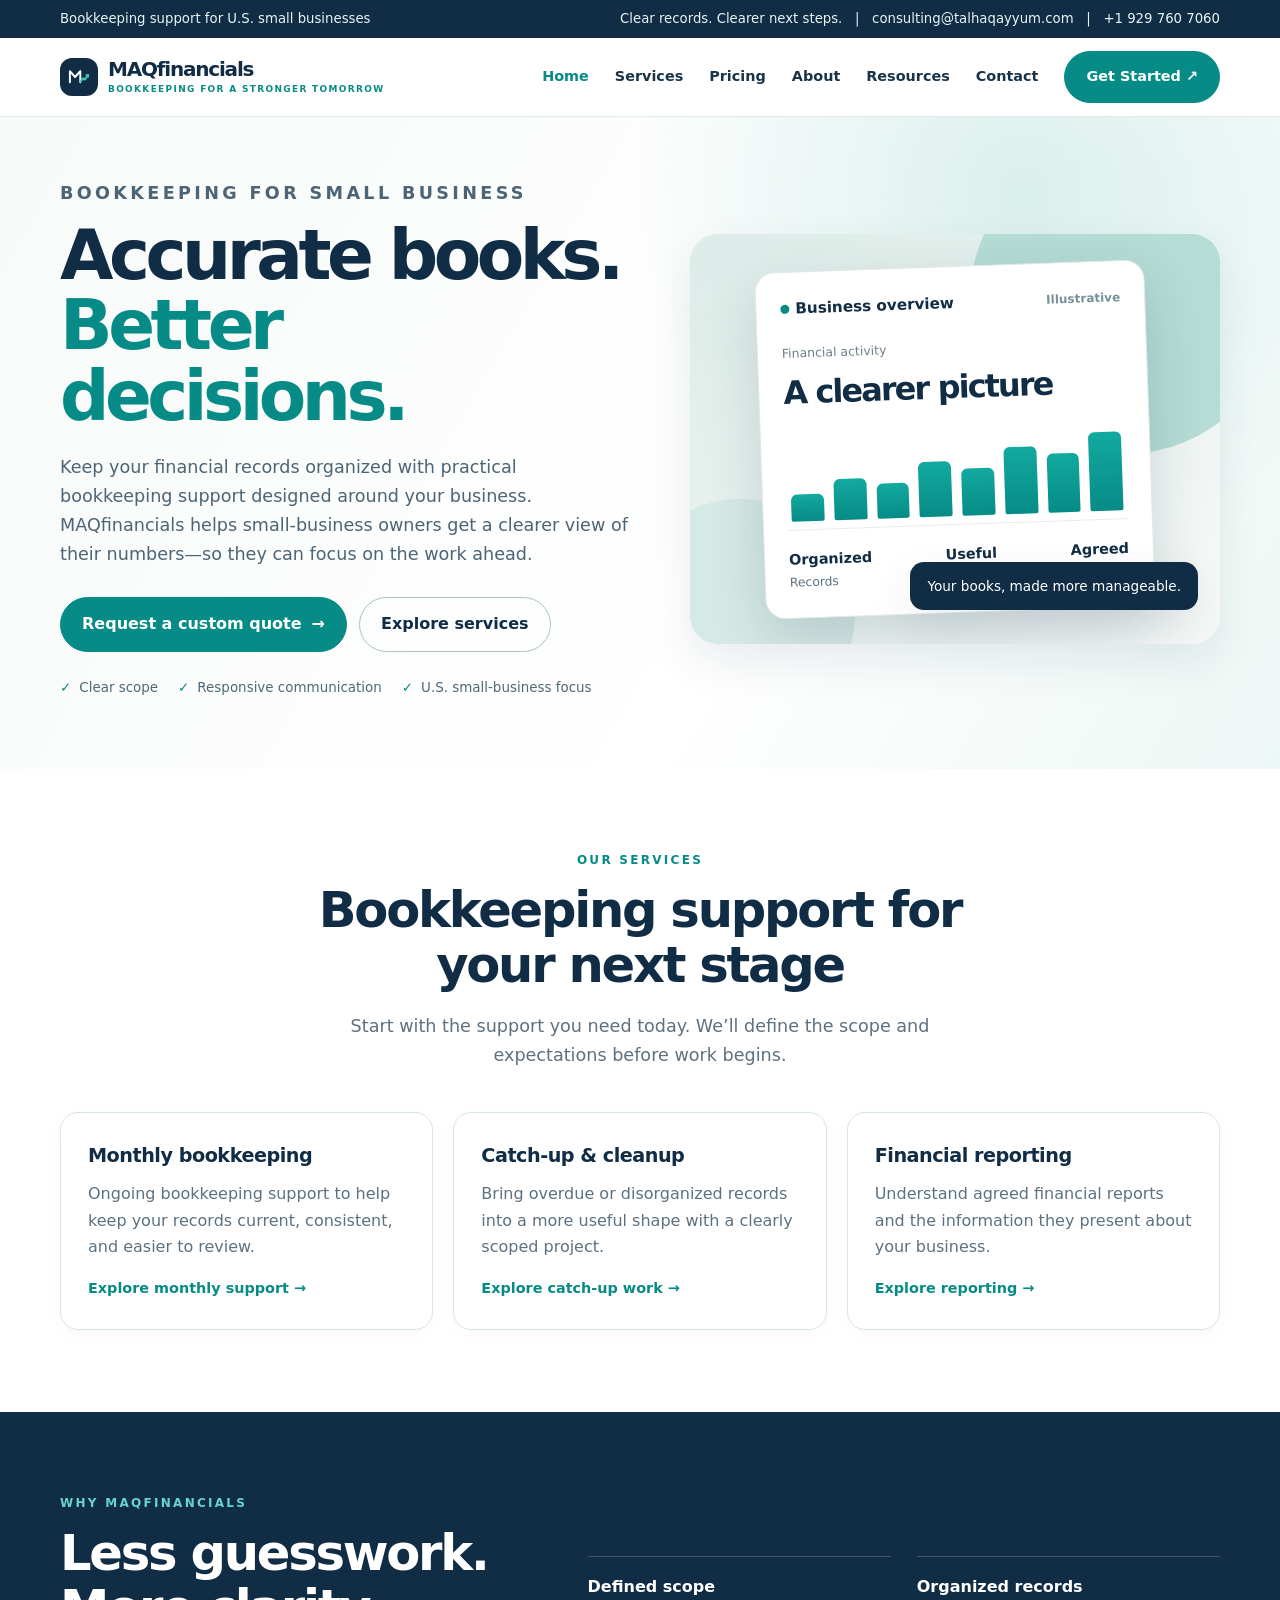
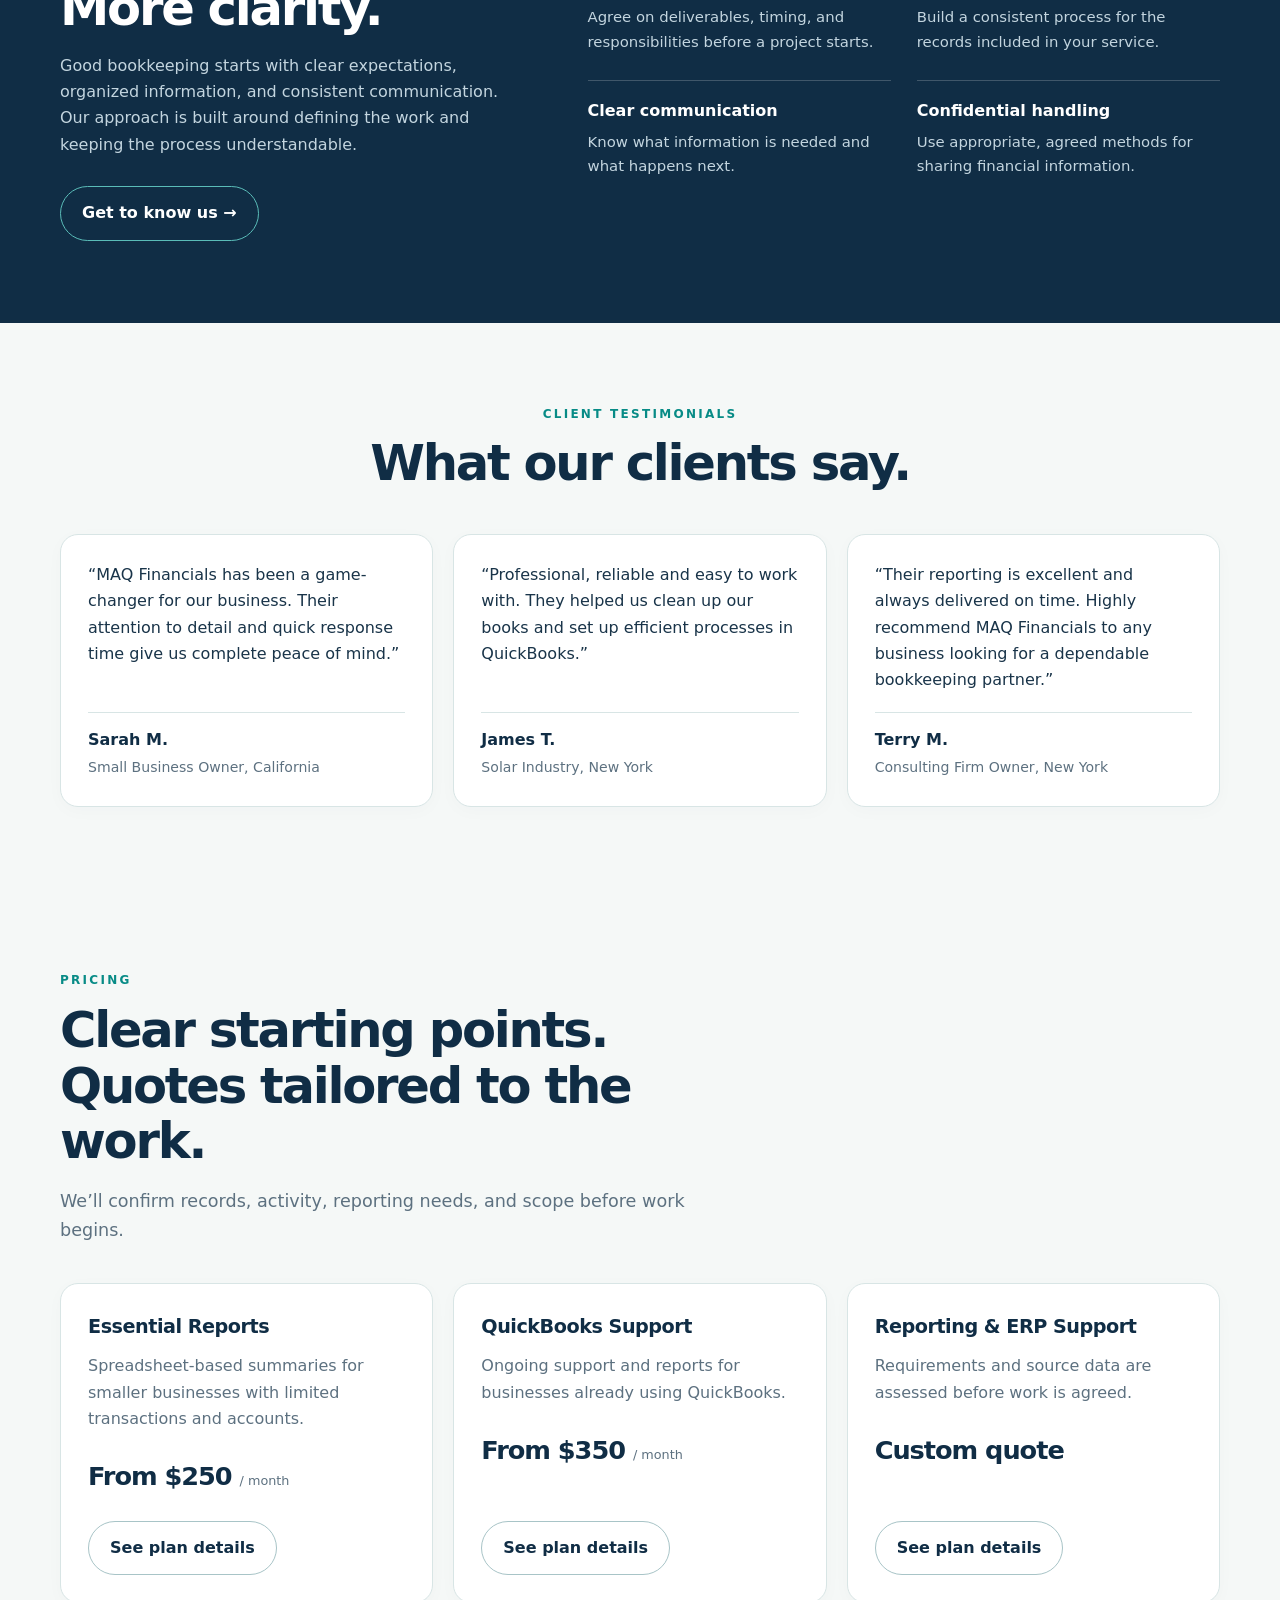
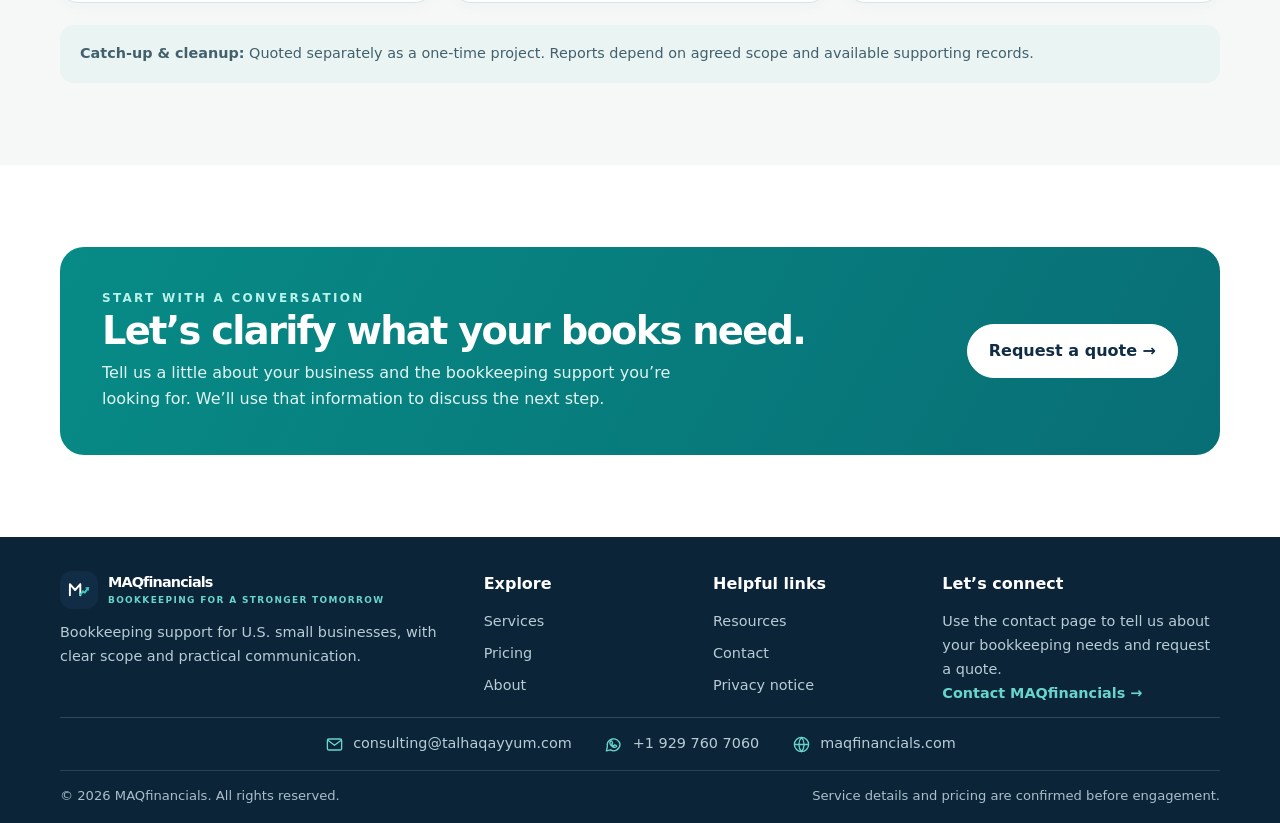
<file: index.html>
<!doctype html><html lang="en"><head><meta charset="utf-8"><meta name="viewport" content="width=device-width, initial-scale=1"><meta name="description" content="MAQfinancials offers bookkeeping support for U.S. small businesses, including monthly bookkeeping, catch-up and cleanup, and financial reporting. Request a custom quote."><title>MAQfinancials | Bookkeeping for Small Businesses</title><link rel="icon" type="image/svg+xml" href="assets/favicon.svg"><link rel="stylesheet" href="styles.css?v=20261030-mobile-airy"></head><body>
<div class="topbar"><div class="container"><span>Bookkeeping support for U.S. small businesses</span><span>Clear records. Clearer next steps. &nbsp; | &nbsp; <a href="mailto:consulting@talhaqayyum.com">consulting@talhaqayyum.com</a> &nbsp; | &nbsp; <a href="tel:+19297607060">+1 929 760 7060</a></span></div></div><header class="header"><div class="container nav"><a class="brand" href="index.html" aria-label="MAQfinancials home"><span class="brand-mark"><img src="assets/maq-mark.svg" alt="" width="26" height="26" aria-hidden="true"></span><span>MAQfinancials<small>BOOKKEEPING FOR A STRONGER TOMORROW</small></span></a><button class="menu-btn" aria-expanded="false" aria-label="Toggle navigation">Menu ☰</button><nav class="navlinks"><a class="active" href="index.html">Home</a><a href="services.html">Services</a><a href="pricing.html">Pricing</a><a href="about.html">About</a><a href="resources.html">Resources</a><a href="contact.html">Contact</a><a class="btn" href="contact.html">Get Started ↗</a></nav></div></header>
<main><section class="hero"><div class="container hero-grid"><div><p class="eyebrow">Bookkeeping for small business</p><h1>Accurate books.<br><em>Better decisions.</em></h1><p>Keep your financial records organized with practical bookkeeping support designed around your business. MAQfinancials helps small-business owners get a clearer view of their numbers—so they can focus on the work ahead.</p><div class="actions"><a class="btn" href="contact.html">Request a custom quote <span>→</span></a><a class="btn secondary" href="services.html">Explore services</a></div><div class="microtrust"><span>Clear scope</span><span>Responsive communication</span><span>U.S. small-business focus</span></div></div><div class="hero-art" aria-label="Illustration of a financial dashboard"><div class="dashboard"><div class="dash-top"><span><span class="dot"></span>Business overview</span><span style="color:#78909b;font-size:.75rem">Illustrative</span></div><div class="dash-label">Financial activity</div><div class="dash-number">A clearer picture</div><div class="chart"><i style="height:32%"></i><i style="height:48%"></i><i style="height:41%"></i><i style="height:64%"></i><i style="height:55%"></i><i style="height:78%"></i><i style="height:68%"></i><i style="height:91%"></i></div><div class="dash-bottom"><span><strong>Organized</strong>Records</span><span><strong>Useful</strong>Reports</span><span><strong>Agreed</strong>Scope</span></div></div><div class="float-note">Your books, made more manageable.</div></div></div></section>
<section class="section"><div class="container"><div class="section-head center"><p class="eyebrow">Our services</p><h2>Bookkeeping support for your next stage</h2><p class="lead" style="margin-inline:auto">Start with the support you need today. We’ll define the scope and expectations before work begins.</p></div><div class="grid3"><article class="card"><h3>Monthly bookkeeping</h3><p>Ongoing bookkeeping support to help keep your records current, consistent, and easier to review.</p><a class="textlink" href="services.html#monthly">Explore monthly support</a></article><article class="card"><h3>Catch-up &amp; cleanup</h3><p>Bring overdue or disorganized records into a more useful shape with a clearly scoped project.</p><a class="textlink" href="services.html#catchup">Explore catch-up work</a></article><article class="card"><h3>Financial reporting</h3><p>Understand agreed financial reports and the information they present about your business.</p><a class="textlink" href="services.html#reporting">Explore reporting</a></article></div></div></section>
<section class="section dark"><div class="container band-grid"><div><p class="eyebrow" style="color:#68d5cc">Why MAQfinancials</p><h2>Less guesswork.<br>More clarity.</h2><p class="muted">Good bookkeeping starts with clear expectations, organized information, and consistent communication. Our approach is built around defining the work and keeping the process understandable.</p><a class="btn secondary" style="color:#fff;border-color:#5abcb8;margin-top:12px" href="about.html">Get to know us →</a></div><div class="benefits"><div class="benefit"><b>Defined scope</b><p>Agree on deliverables, timing, and responsibilities before a project starts.</p></div><div class="benefit"><b>Organized records</b><p>Build a consistent process for the records included in your service.</p></div><div class="benefit"><b>Clear communication</b><p>Know what information is needed and what happens next.</p></div><div class="benefit"><b>Confidential handling</b><p>Use appropriate, agreed methods for sharing financial information.</p></div></div></div></section>
<section class="section tint testimonials-section"><div class="container"><div class="section-head center"><p class="eyebrow">Client testimonials</p><h2>What our clients say.</h2></div><div class="grid3 testimonials"><article class="card testimonial-card"><blockquote class="testimonial-quote">“MAQ Financials has been a game-changer for our business. Their attention to detail and quick response time give us complete peace of mind.”</blockquote><div class="testimonial-attribution"><strong>Sarah M.</strong><span>Small Business Owner, California</span></div></article><article class="card testimonial-card"><blockquote class="testimonial-quote">“Professional, reliable and easy to work with. They helped us clean up our books and set up efficient processes in QuickBooks.”</blockquote><div class="testimonial-attribution"><strong>James T.</strong><span>Solar Industry, New York</span></div></article><article class="card testimonial-card"><blockquote class="testimonial-quote">“Their reporting is excellent and always delivered on time. Highly recommend MAQ Financials to any business looking for a dependable bookkeeping partner.”</blockquote><div class="testimonial-attribution"><strong>Terry M.</strong><span>Consulting Firm Owner, New York</span></div></article></div></div></section>
<section class="section tint"><div class="container"><div class="section-head"><p class="eyebrow">Pricing</p><h2>Clear starting points.<br>Quotes tailored to the work.</h2><p class="lead">We’ll confirm records, activity, reporting needs, and scope before work begins.</p></div><div class="grid3"><article class="card price-card"><h3>Essential Reports</h3><p>Spreadsheet-based summaries for smaller businesses with limited transactions and accounts.</p><div class="price">From $250 <small>/ month</small></div><a class="btn secondary" href="pricing.html">See plan details</a></article><article class="card price-card"><h3>QuickBooks Support</h3><p>Ongoing support and reports for businesses already using QuickBooks.</p><div class="price">From $350 <small>/ month</small></div><a class="btn secondary" href="pricing.html">See plan details</a></article><article class="card price-card"><h3>Reporting &amp; ERP Support</h3><p>Requirements and source data are assessed before work is agreed.</p><div class="price">Custom quote</div><a class="btn secondary" href="pricing.html">See plan details</a></article></div><div class="price-note"><strong>Catch-up &amp; cleanup:</strong> Quoted separately as a one-time project. Reports depend on agreed scope and available supporting records.</div></div></section>
<section class="section"><div class="container"><div class="cta"><div><p class="eyebrow" style="color:#b8f2eb">Start with a conversation</p><h2>Let’s clarify what your books need.</h2><p>Tell us a little about your business and the bookkeeping support you’re looking for. We’ll use that information to discuss the next step.</p></div><a class="btn light" href="contact.html">Request a quote →</a></div></div></section></main>
<footer class="footer"><div class="container"><div class="footer-grid"><div><a class="brand" href="index.html"><span class="brand-mark"><img src="assets/maq-mark.svg" alt="" width="26" height="26" aria-hidden="true"></span><span>MAQfinancials<small style="color:#68d5cc">BOOKKEEPING FOR A STRONGER TOMORROW</small></span></a><p>Bookkeeping support for U.S. small businesses, with clear scope and practical communication.</p></div><div><h4>Explore</h4><div class="footer-links"><a href="services.html">Services</a><a href="pricing.html">Pricing</a><a href="about.html">About</a></div></div><div><h4>Helpful links</h4><div class="footer-links"><a href="resources.html">Resources</a><a href="contact.html">Contact</a><a href="privacy.html">Privacy notice</a></div></div><div><h4>Let’s connect</h4><p>Use the contact page to tell us about your bookkeeping needs and request a quote.</p><a class="textlink" style="color:#68d5cc" href="contact.html">Contact MAQfinancials</a></div></div><div class="footer-contact-strip" style="display:flex;flex-wrap:wrap;gap:12px 24px;padding:18px 0;border-top:1px solid rgba(255,255,255,.16);font-size:.92rem"><a href="mailto:consulting@talhaqayyum.com"><span class="footer-contact-icon" aria-hidden="true"><svg viewBox="0 0 24 24"><rect x="3" y="5" width="18" height="14" rx="2"></rect><path d="m4 7 8 6 8-6"></path></svg></span>consulting@talhaqayyum.com</a><a href="tel:+19297607060"><span class="footer-contact-icon" aria-hidden="true"><svg viewBox="0 0 24 24"><path d="M20.2 11.7a8.2 8.2 0 0 1-12.1 7.2L3 20l1.2-4.8a8.2 8.2 0 1 1 16-3.5Z"></path><path d="M8.2 8.1c.2-.5.5-.6.8-.6h.5c.2 0 .4.1.5.4l.8 1.8c.1.2.1.4-.1.6l-.6.7c-.2.2-.2.4-.1.6.4.8 1.1 1.5 1.9 2 .2.1.4.1.6-.1l.7-.8c.2-.2.4-.2.6-.1l1.7.8c.3.1.4.3.4.5 0 .3-.1.8-.4 1.1-.4.4-1 .7-1.7.7-.8 0-1.8-.3-3.1-1.1-1.6-1-2.7-2.5-3-3.4-.4-.9-.3-1.8 0-2.4.2-.4.4-.6.5-.7Z"></path></svg></span>+1 929 760 7060</a><a href="https://maqfinancials.com"><span class="footer-contact-icon" aria-hidden="true"><svg viewBox="0 0 24 24"><circle cx="12" cy="12" r="9"></circle><path d="M3.5 12h17M12 3c2.2 2.4 3.3 5.4 3.3 9s-1.1 6.6-3.3 9c-2.2-2.4-3.3-5.4-3.3-9S9.8 5.4 12 3Z"></path></svg></span>maqfinancials.com</a></div><div class="footer-bottom"><span>© <span data-year></span> MAQfinancials. All rights reserved.</span><span>Service details and pricing are confirmed before engagement.</span></div></div></footer><script src="script.js"></script></body></html>
</file>
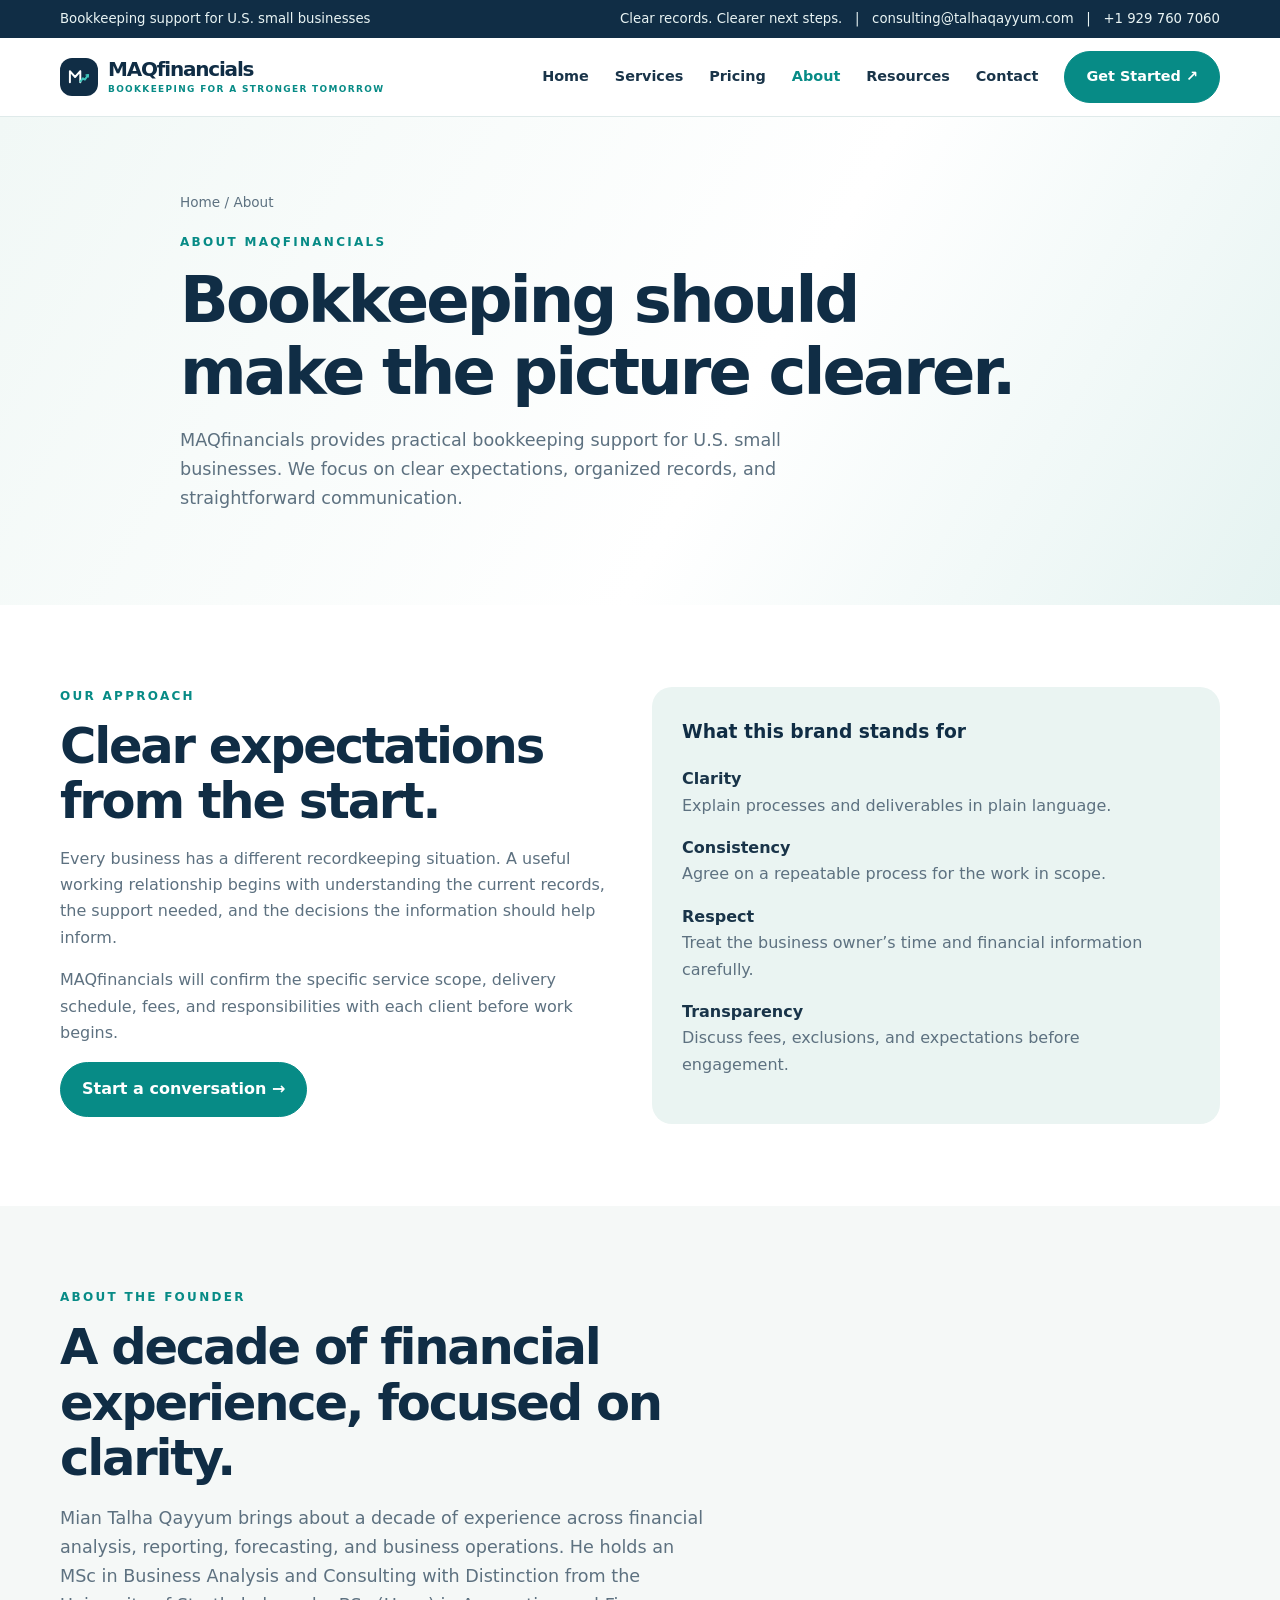
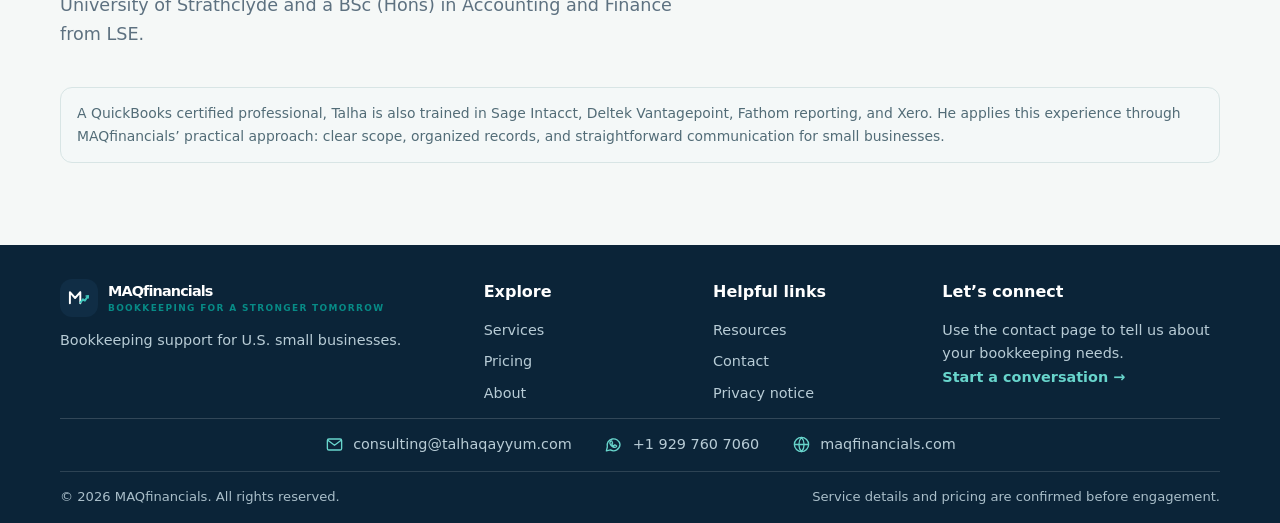
<file: about.html>
<!doctype html><html lang="en"><head><meta charset="utf-8"><meta name="viewport" content="width=device-width, initial-scale=1"><meta name="description" content="Learn about the approach behind MAQfinancials bookkeeping support for U.S. small businesses."><title>About | MAQfinancials</title><link rel="icon" type="image/svg+xml" href="assets/favicon.svg"><link rel="stylesheet" href="styles.css?v=20261030-mobile-airy"></head><body><div class="topbar"><div class="container"><span>Bookkeeping support for U.S. small businesses</span><span>Clear records. Clearer next steps. &nbsp; | &nbsp; <a href="mailto:consulting@talhaqayyum.com">consulting@talhaqayyum.com</a> &nbsp; | &nbsp; <a href="tel:+19297607060">+1 929 760 7060</a></span></div></div><header class="header"><div class="container nav"><a class="brand" href="index.html"><span class="brand-mark"><img src="assets/maq-mark.svg" alt="" width="26" height="26" aria-hidden="true"></span><span>MAQfinancials<small>BOOKKEEPING FOR A STRONGER TOMORROW</small></span></a><button class="menu-btn" aria-expanded="false">Menu ☰</button><nav class="navlinks"><a href="index.html">Home</a><a href="services.html">Services</a><a href="pricing.html">Pricing</a><a class="active" href="about.html">About</a><a href="resources.html">Resources</a><a href="contact.html">Contact</a><a class="btn" href="contact.html">Get Started ↗</a></nav></div></header><main><section class="page-hero"><div class="container"><div class="breadcrumb"><a href="index.html">Home</a> / About</div><p class="eyebrow">About MAQfinancials</p><h1>Bookkeeping should make the picture clearer.</h1><p class="lead">MAQfinancials provides practical bookkeeping support for U.S. small businesses. We focus on clear expectations, organized records, and straightforward communication.</p></div></section><section class="section"><div class="container grid2" style="align-items:start"><div><p class="eyebrow">Our approach</p><h2>Clear expectations from the start.</h2><p class="muted">Every business has a different recordkeeping situation. A useful working relationship begins with understanding the current records, the support needed, and the decisions the information should help inform.</p><p class="muted">MAQfinancials will confirm the specific service scope, delivery schedule, fees, and responsibilities with each client before work begins.</p><a class="btn" href="contact.html">Start a conversation →</a></div><div class="about-panel"><h3 style="margin-top:0;color:var(--navy)">What this brand stands for</h3><p><strong>Clarity</strong><br><span class="muted">Explain processes and deliverables in plain language.</span></p><p><strong>Consistency</strong><br><span class="muted">Agree on a repeatable process for the work in scope.</span></p><p><strong>Respect</strong><br><span class="muted">Treat the business owner’s time and financial information carefully.</span></p><p><strong>Transparency</strong><br><span class="muted">Discuss fees, exclusions, and expectations before engagement.</span></p></div></div></section><section class="section tint"><div class="container"><div class="section-head"><p class="eyebrow">About the founder</p><h2>A decade of financial experience, focused on clarity.</h2><p class="lead">Mian Talha Qayyum brings about a decade of experience across financial analysis, reporting, forecasting, and business operations. He holds an MSc in Business Analysis and Consulting with Distinction from the University of Strathclyde and a BSc (Hons) in Accounting and Finance from LSE.</p></div><div class="notice">A QuickBooks certified professional, Talha is also trained in Sage Intacct, Deltek Vantagepoint, Fathom reporting, and Xero. He applies this experience through MAQfinancials’ practical approach: clear scope, organized records, and straightforward communication for small businesses.</div></div></section></main><footer class="footer"><div class="container"><div class="footer-grid"><div><a class="brand" href="index.html"><span class="brand-mark"><img src="assets/maq-mark.svg" alt="" width="26" height="26" aria-hidden="true"></span><span>MAQfinancials<small>BOOKKEEPING FOR A STRONGER TOMORROW</small></span></a><p>Bookkeeping support for U.S. small businesses.</p></div><div><h4>Explore</h4><div class="footer-links"><a href="services.html">Services</a><a href="pricing.html">Pricing</a><a href="about.html">About</a></div></div><div><h4>Helpful links</h4><div class="footer-links"><a href="resources.html">Resources</a><a href="contact.html">Contact</a><a href="privacy.html">Privacy notice</a></div></div><div><h4>Let’s connect</h4><p>Use the contact page to tell us about your bookkeeping needs.</p><a class="textlink" style="color:#68d5cc" href="contact.html">Start a conversation</a></div></div><div class="footer-contact-strip" style="display:flex;flex-wrap:wrap;gap:12px 24px;padding:18px 0;border-top:1px solid rgba(255,255,255,.16);font-size:.92rem"><a href="mailto:consulting@talhaqayyum.com"><span class="footer-contact-icon" aria-hidden="true"><svg viewBox="0 0 24 24"><rect x="3" y="5" width="18" height="14" rx="2"></rect><path d="m4 7 8 6 8-6"></path></svg></span>consulting@talhaqayyum.com</a><a href="tel:+19297607060"><span class="footer-contact-icon" aria-hidden="true"><svg viewBox="0 0 24 24"><path d="M20.2 11.7a8.2 8.2 0 0 1-12.1 7.2L3 20l1.2-4.8a8.2 8.2 0 1 1 16-3.5Z"></path><path d="M8.2 8.1c.2-.5.5-.6.8-.6h.5c.2 0 .4.1.5.4l.8 1.8c.1.2.1.4-.1.6l-.6.7c-.2.2-.2.4-.1.6.4.8 1.1 1.5 1.9 2 .2.1.4.1.6-.1l.7-.8c.2-.2.4-.2.6-.1l1.7.8c.3.1.4.3.4.5 0 .3-.1.8-.4 1.1-.4.4-1 .7-1.7.7-.8 0-1.8-.3-3.1-1.1-1.6-1-2.7-2.5-3-3.4-.4-.9-.3-1.8 0-2.4.2-.4.4-.6.5-.7Z"></path></svg></span>+1 929 760 7060</a><a href="https://maqfinancials.com"><span class="footer-contact-icon" aria-hidden="true"><svg viewBox="0 0 24 24"><circle cx="12" cy="12" r="9"></circle><path d="M3.5 12h17M12 3c2.2 2.4 3.3 5.4 3.3 9s-1.1 6.6-3.3 9c-2.2-2.4-3.3-5.4-3.3-9S9.8 5.4 12 3Z"></path></svg></span>maqfinancials.com</a></div><div class="footer-bottom"><span>© <span data-year></span> MAQfinancials. All rights reserved.</span><span>Service details and pricing are confirmed before engagement.</span></div></div></footer><script src="script.js"></script></body></html>
</file>
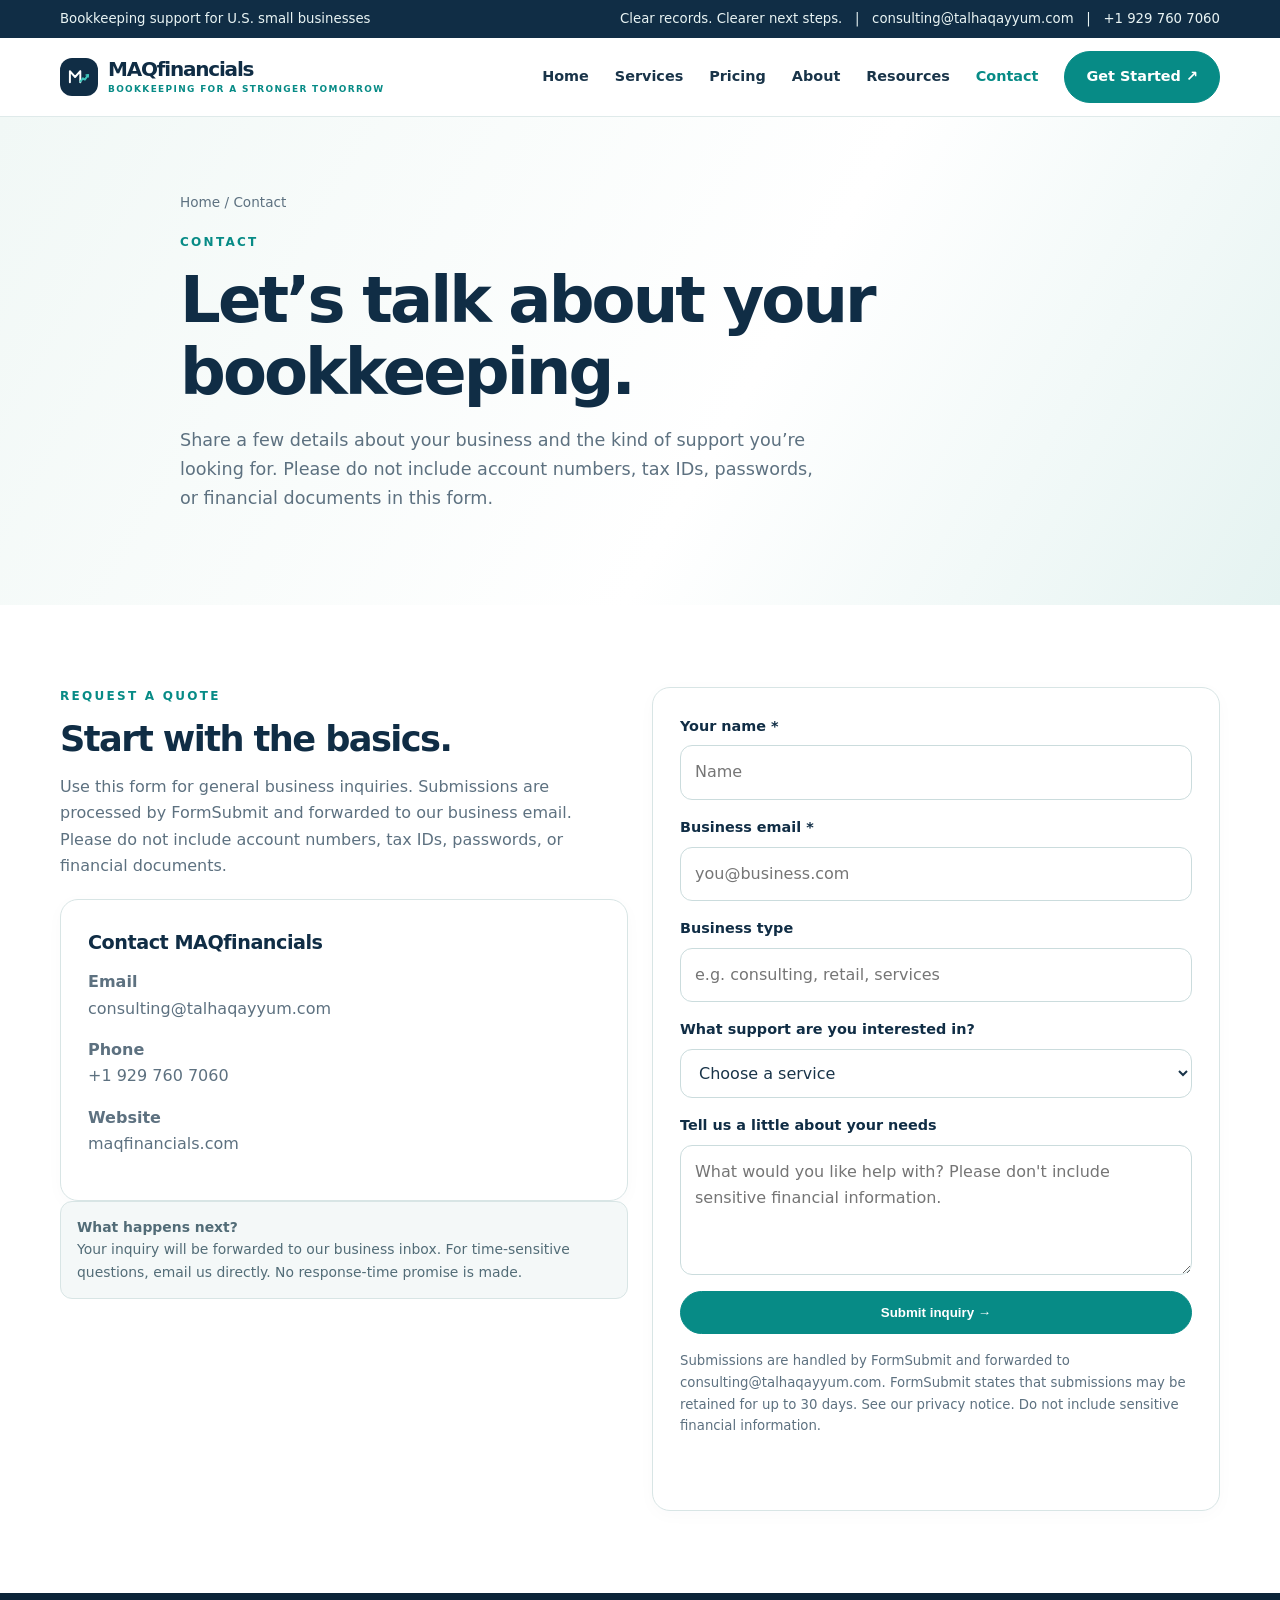
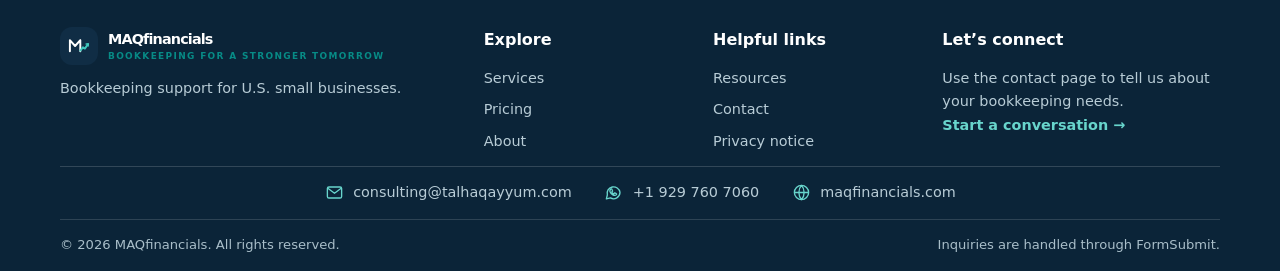
<file: contact.html>
<!doctype html><html lang="en"><head><meta charset="utf-8"><meta name="viewport" content="width=device-width, initial-scale=1"><meta name="description" content="Contact MAQfinancials to discuss bookkeeping services for your small business and request a custom quote."><title>Contact | MAQfinancials</title><link rel="icon" type="image/svg+xml" href="assets/favicon.svg"><link rel="stylesheet" href="styles.css?v=20261030-mobile-airy"></head><body><div class="topbar"><div class="container"><span>Bookkeeping support for U.S. small businesses</span><span>Clear records. Clearer next steps. &nbsp; | &nbsp; <a href="mailto:consulting@talhaqayyum.com">consulting@talhaqayyum.com</a> &nbsp; | &nbsp; <a href="tel:+19297607060">+1 929 760 7060</a></span></div></div><header class="header"><div class="container nav"><a class="brand" href="index.html"><span class="brand-mark"><img src="assets/maq-mark.svg" alt="" width="26" height="26" aria-hidden="true"></span><span>MAQfinancials<small>BOOKKEEPING FOR A STRONGER TOMORROW</small></span></a><button class="menu-btn" aria-expanded="false">Menu ☰</button><nav class="navlinks"><a href="index.html">Home</a><a href="services.html">Services</a><a href="pricing.html">Pricing</a><a href="about.html">About</a><a href="resources.html">Resources</a><a class="active" href="contact.html">Contact</a><a class="btn" href="contact.html">Get Started ↗</a></nav></div></header><main><section class="page-hero"><div class="container"><div class="breadcrumb"><a href="index.html">Home</a> / Contact</div><p class="eyebrow">Contact</p><h1>Let’s talk about your bookkeeping.</h1><p class="lead">Share a few details about your business and the kind of support you’re looking for. Please do not include account numbers, tax IDs, passwords, or financial documents in this form.</p></div></section><section class="section"><div class="container grid2" style="align-items:start"><div><p class="eyebrow">Request a quote</p><h2 style="font-size:2.2rem">Start with the basics.</h2><p class="muted">Use this form for general business inquiries. Submissions are processed by FormSubmit and forwarded to our business email. Please do not include account numbers, tax IDs, passwords, or financial documents.</p><div class="card" id="maq-contact-details" style="margin-top:20px"><h3>Contact MAQfinancials</h3><p><strong>Email</strong><br><a href="mailto:consulting@talhaqayyum.com">consulting@talhaqayyum.com</a></p><p><strong>Phone</strong><br><a href="tel:+19297607060">+1 929 760 7060</a></p><p><strong>Website</strong><br><a href="https://maqfinancials.com">maqfinancials.com</a></p></div><div class="notice"><strong>What happens next?</strong><br>Your inquiry will be forwarded to our business inbox. For time-sensitive questions, email us directly. No response-time promise is made.</div></div><div class="card"><form class="form" data-contact-form action="https://formsubmit.co/consulting@talhaqayyum.com" method="POST"><input type="hidden" name="_subject" value="New MAQfinancials website inquiry"><input type="hidden" name="_template" value="table"><input type="hidden" name="_url" value="https://maqfinancials.com/contact.html"><input type="hidden" name="_next" value="https://maqfinancials.com/contact.html?submitted=1"><input type="text" name="_honey" style="display:none"><div class="field"><label for="name">Your name *</label><input id="name" name="name" autocomplete="name" required placeholder="Name"></div><div class="field"><label for="email">Business email *</label><input id="email" name="email" type="email" autocomplete="email" required placeholder="you@business.com"></div><div class="field"><label for="business">Business type</label><input id="business" name="business" placeholder="e.g. consulting, retail, services"></div><div class="field"><label for="service">What support are you interested in?</label><select id="service" name="service"><option value="">Choose a service</option><option>Monthly bookkeeping</option><option>Catch-up and cleanup</option><option>Financial reporting</option><option>Not sure yet</option></select></div><div class="field"><label for="message">Tell us a little about your needs</label><textarea id="message" name="message" placeholder="What would you like help with? Please don't include sensitive financial information."></textarea></div><button class="btn" type="submit">Submit inquiry →</button><p class="form-hint" id="form-processing-note">Submissions are handled by <a href="https://formsubmit.co/privacy" target="_blank" rel="noopener noreferrer">FormSubmit</a> and forwarded to consulting@talhaqayyum.com. FormSubmit states that submissions may be retained for up to 30 days. See our <a href="privacy.html">privacy notice</a>. Do not include sensitive financial information.</p><p data-form-message role="status" aria-live="polite"></p></form></div></div></section></main><footer class="footer"><div class="container"><div class="footer-grid"><div><a class="brand" href="index.html"><span class="brand-mark"><img src="assets/maq-mark.svg" alt="" width="26" height="26" aria-hidden="true"></span><span>MAQfinancials<small>BOOKKEEPING FOR A STRONGER TOMORROW</small></span></a><p>Bookkeeping support for U.S. small businesses.</p></div><div><h4>Explore</h4><div class="footer-links"><a href="services.html">Services</a><a href="pricing.html">Pricing</a><a href="about.html">About</a></div></div><div><h4>Helpful links</h4><div class="footer-links"><a href="resources.html">Resources</a><a href="contact.html">Contact</a><a href="privacy.html">Privacy notice</a></div></div><div><h4>Let’s connect</h4><p>Use the contact page to tell us about your bookkeeping needs.</p><a class="textlink" style="color:#68d5cc" href="contact.html">Start a conversation</a></div></div><div class="footer-contact-strip" style="display:flex;flex-wrap:wrap;gap:12px 24px;padding:18px 0;border-top:1px solid rgba(255,255,255,.16);font-size:.92rem"><a href="mailto:consulting@talhaqayyum.com"><span class="footer-contact-icon" aria-hidden="true"><svg viewBox="0 0 24 24"><rect x="3" y="5" width="18" height="14" rx="2"></rect><path d="m4 7 8 6 8-6"></path></svg></span>consulting@talhaqayyum.com</a><a href="tel:+19297607060"><span class="footer-contact-icon" aria-hidden="true"><svg viewBox="0 0 24 24"><path d="M20.2 11.7a8.2 8.2 0 0 1-12.1 7.2L3 20l1.2-4.8a8.2 8.2 0 1 1 16-3.5Z"></path><path d="M8.2 8.1c.2-.5.5-.6.8-.6h.5c.2 0 .4.1.5.4l.8 1.8c.1.2.1.4-.1.6l-.6.7c-.2.2-.2.4-.1.6.4.8 1.1 1.5 1.9 2 .2.1.4.1.6-.1l.7-.8c.2-.2.4-.2.6-.1l1.7.8c.3.1.4.3.4.5 0 .3-.1.8-.4 1.1-.4.4-1 .7-1.7.7-.8 0-1.8-.3-3.1-1.1-1.6-1-2.7-2.5-3-3.4-.4-.9-.3-1.8 0-2.4.2-.4.4-.6.5-.7Z"></path></svg></span>+1 929 760 7060</a><a href="https://maqfinancials.com"><span class="footer-contact-icon" aria-hidden="true"><svg viewBox="0 0 24 24"><circle cx="12" cy="12" r="9"></circle><path d="M3.5 12h17M12 3c2.2 2.4 3.3 5.4 3.3 9s-1.1 6.6-3.3 9c-2.2-2.4-3.3-5.4-3.3-9S9.8 5.4 12 3Z"></path></svg></span>maqfinancials.com</a></div><div class="footer-bottom"><span>© <span data-year></span> MAQfinancials. All rights reserved.</span><span>Inquiries are handled through FormSubmit.</span></div></div></footer><script src="script.js"></script><script>const params=new URLSearchParams(location.search);const service=params.get('service');if(service&&document.querySelector('#service'))document.querySelector('#service').value=service;</script></body></html>
</file>
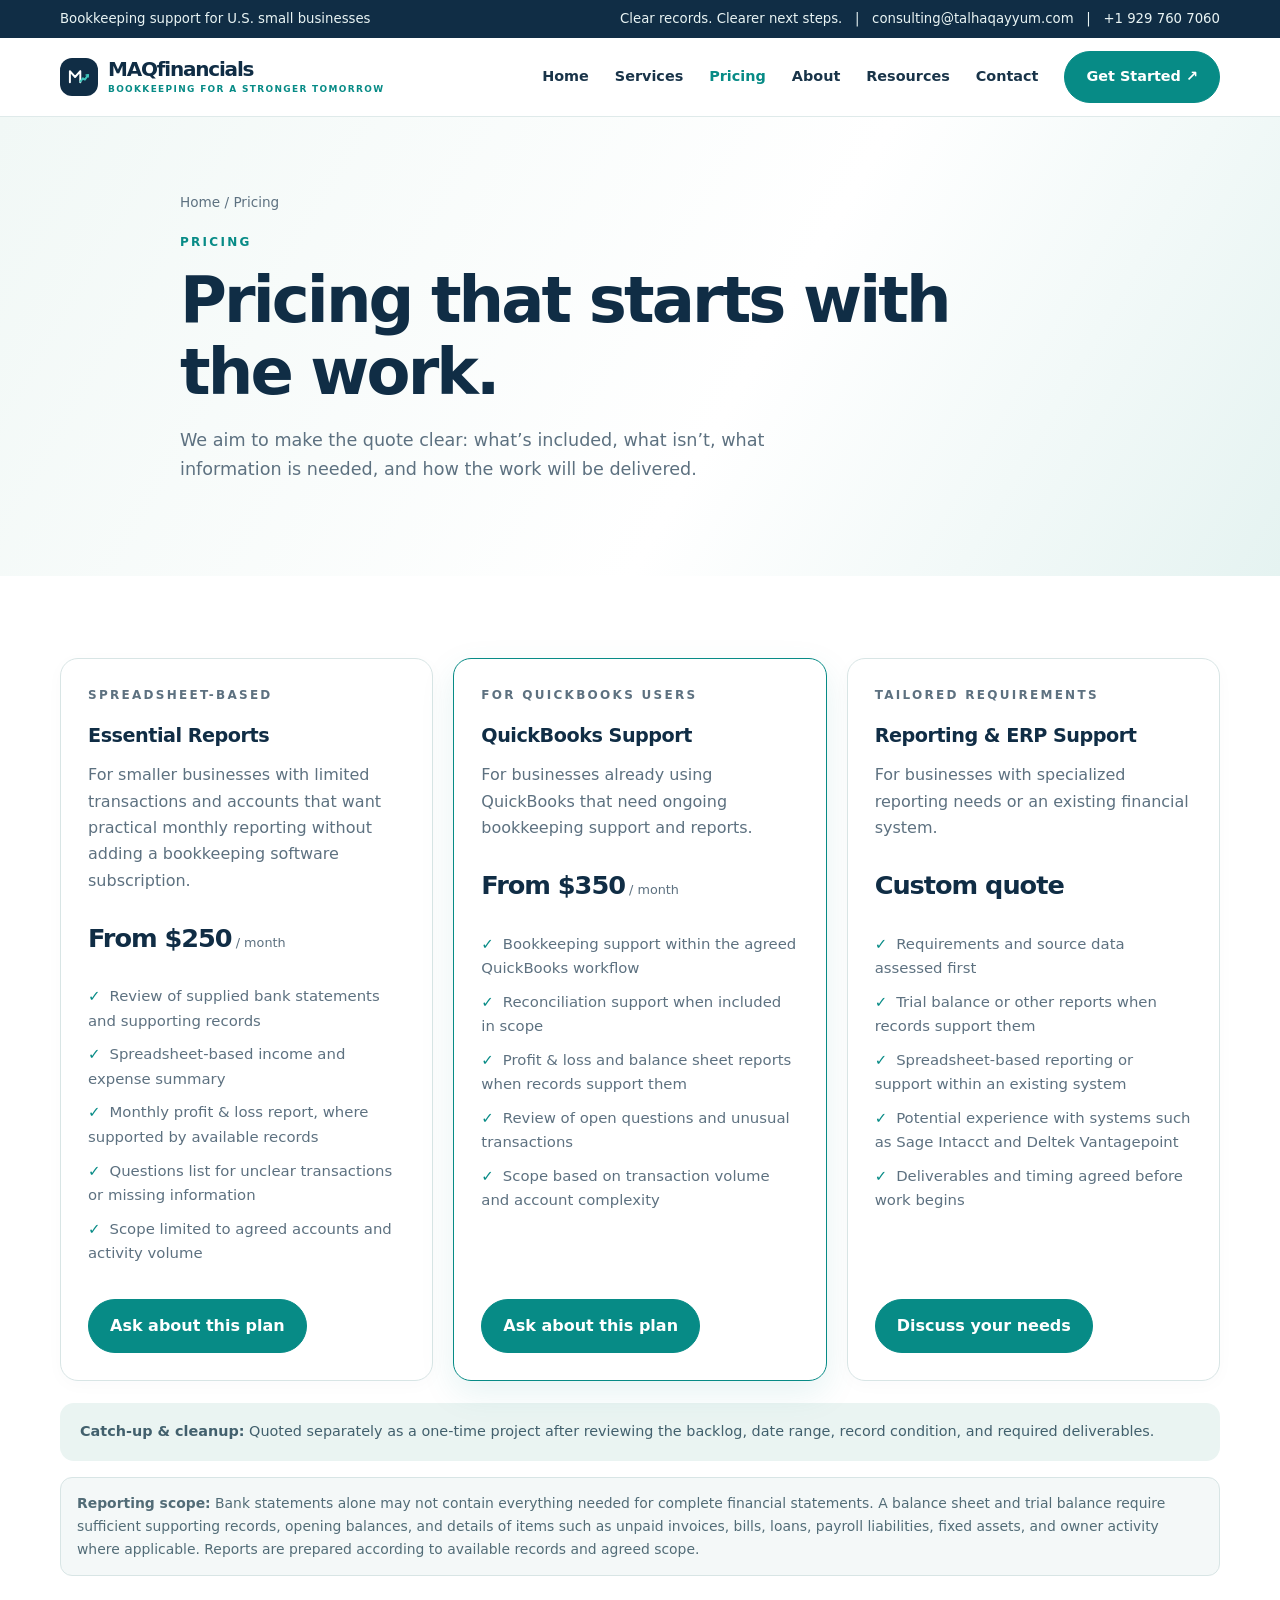
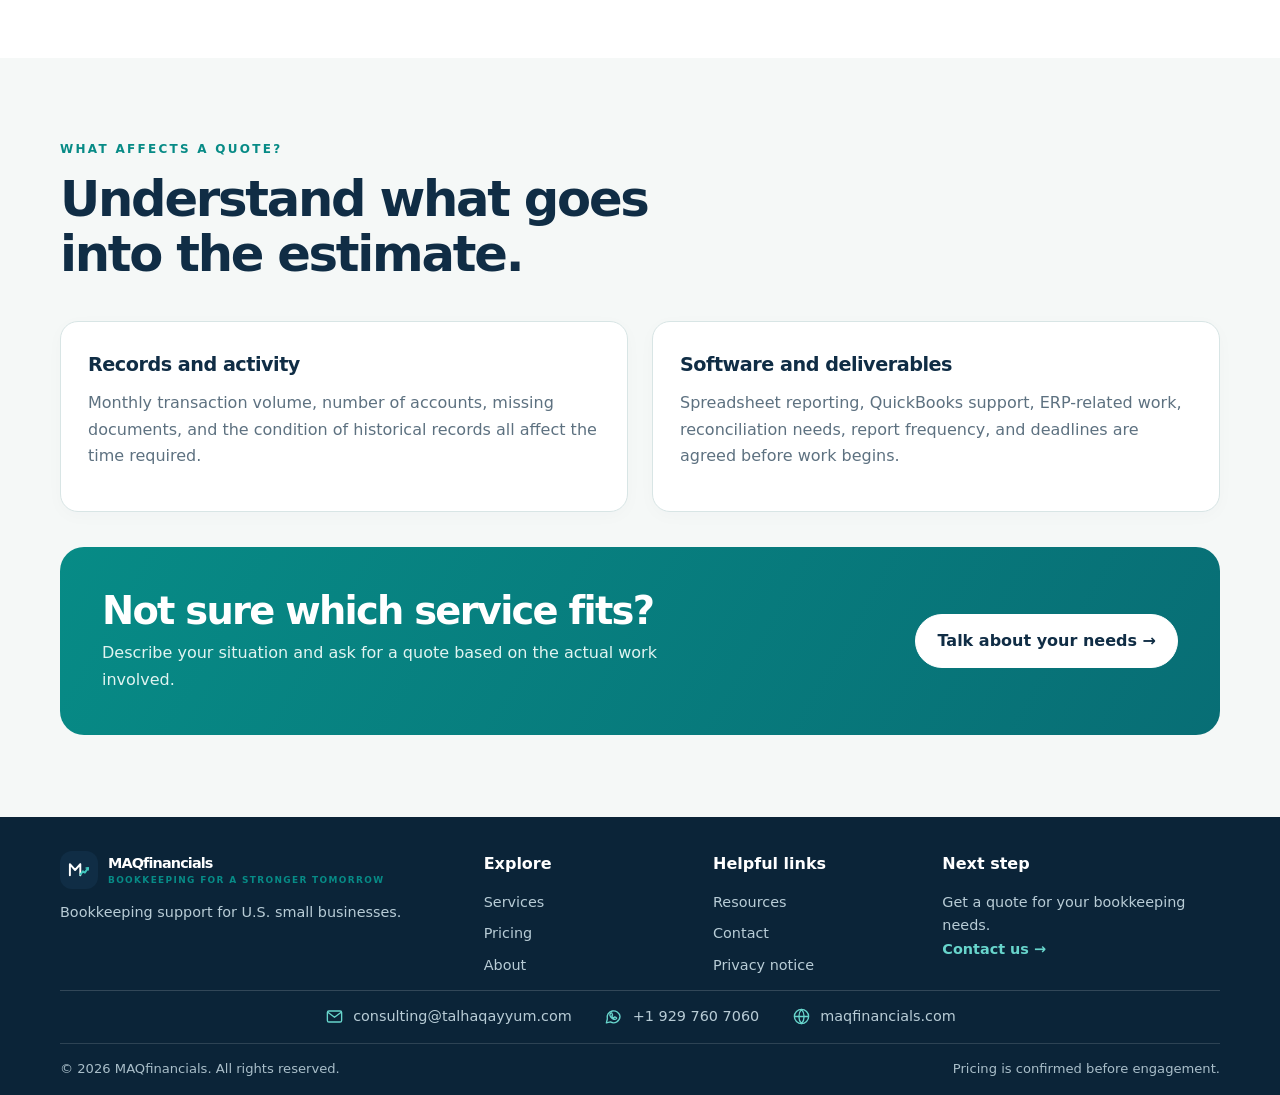
<file: pricing.html>
<!doctype html><html lang="en"><head><meta charset="utf-8"><meta name="viewport" content="width=device-width, initial-scale=1"><meta name="description" content="MAQfinancials pricing approach for monthly bookkeeping, catch-up projects, and financial reporting."><title>Pricing | MAQfinancials</title><link rel="icon" type="image/svg+xml" href="assets/favicon.svg"><link rel="stylesheet" href="styles.css?v=20261030-mobile-airy"></head><body><div class="topbar"><div class="container"><span>Bookkeeping support for U.S. small businesses</span><span>Clear records. Clearer next steps. &nbsp; | &nbsp; <a href="mailto:consulting@talhaqayyum.com">consulting@talhaqayyum.com</a> &nbsp; | &nbsp; <a href="tel:+19297607060">+1 929 760 7060</a></span></div></div><header class="header"><div class="container nav"><a class="brand" href="index.html"><span class="brand-mark"><img src="assets/maq-mark.svg" alt="" width="26" height="26" aria-hidden="true"></span><span>MAQfinancials<small>BOOKKEEPING FOR A STRONGER TOMORROW</small></span></a><button class="menu-btn" aria-expanded="false">Menu ☰</button><nav class="navlinks"><a href="index.html">Home</a><a href="services.html">Services</a><a class="active" href="pricing.html">Pricing</a><a href="about.html">About</a><a href="resources.html">Resources</a><a href="contact.html">Contact</a><a class="btn" href="contact.html">Get Started ↗</a></nav></div></header><main><section class="page-hero"><div class="container"><div class="breadcrumb"><a href="index.html">Home</a> / Pricing</div><p class="eyebrow">Pricing</p><h1>Pricing that starts with the work.</h1><p class="lead">We aim to make the quote clear: what’s included, what isn’t, what information is needed, and how the work will be delivered.</p></div></section><section class="section"><div class="container">
<div class="grid3">
<article class="card price-card">
<p class="eyebrow">Spreadsheet-based</p><h3>Essential Reports</h3>
<p>For smaller businesses with limited transactions and accounts that want practical monthly reporting without adding a bookkeeping software subscription.</p>
<div class="price">From $250<small> / month</small></div>
<ul>
<li>Review of supplied bank statements and supporting records</li>
<li>Spreadsheet-based income and expense summary</li>
<li>Monthly profit &amp; loss report, where supported by available records</li>
<li>Questions list for unclear transactions or missing information</li>
<li>Scope limited to agreed accounts and activity volume</li>
</ul>
<a class="btn" href="contact.html?service=Essential%20Reports">Ask about this plan</a>
</article>
<article class="card price-card" style="border-color:#078b86;box-shadow:0 12px 34px rgba(7,139,134,.10)">
<p class="eyebrow">For QuickBooks users</p><h3>QuickBooks Support</h3>
<p>For businesses already using QuickBooks that need ongoing bookkeeping support and reports.</p>
<div class="price">From $350<small> / month</small></div>
<ul>
<li>Bookkeeping support within the agreed QuickBooks workflow</li>
<li>Reconciliation support when included in scope</li>
<li>Profit &amp; loss and balance sheet reports when records support them</li>
<li>Review of open questions and unusual transactions</li>
<li>Scope based on transaction volume and account complexity</li>
</ul>
<a class="btn" href="contact.html?service=QuickBooks%20Support">Ask about this plan</a>
</article>
<article class="card price-card">
<p class="eyebrow">Tailored requirements</p><h3>Reporting &amp; ERP Support</h3>
<p>For businesses with specialized reporting needs or an existing financial system.</p>
<div class="price">Custom quote</div>
<ul>
<li>Requirements and source data assessed first</li>
<li>Trial balance or other reports when records support them</li>
<li>Spreadsheet-based reporting or support within an existing system</li>
<li>Potential experience with systems such as Sage Intacct and Deltek Vantagepoint</li>
<li>Deliverables and timing agreed before work begins</li>
</ul>
<a class="btn" href="contact.html?service=Reporting%20and%20ERP%20Support">Discuss your needs</a>
</article>
</div>
<div class="price-note"><strong>Catch-up &amp; cleanup:</strong> Quoted separately as a one-time project after reviewing the backlog, date range, record condition, and required deliverables.</div>
<div class="notice" style="margin-top:16px"><strong>Reporting scope:</strong> Bank statements alone may not contain everything needed for complete financial statements. A balance sheet and trial balance require sufficient supporting records, opening balances, and details of items such as unpaid invoices, bills, loans, payroll liabilities, fixed assets, and owner activity where applicable. Reports are prepared according to available records and agreed scope.</div>
</div></section><section class="section tint"><div class="container"><div class="section-head"><p class="eyebrow">What affects a quote?</p><h2>Understand what goes into the estimate.</h2></div><div class="grid2"><div class="card"><h3>Records and activity</h3><p>Monthly transaction volume, number of accounts, missing documents, and the condition of historical records all affect the time required.</p></div><div class="card"><h3>Software and deliverables</h3><p>Spreadsheet reporting, QuickBooks support, ERP-related work, reconciliation needs, report frequency, and deadlines are agreed before work begins.</p></div></div><div style="margin-top:35px"><div class="cta"><div><h2>Not sure which service fits?</h2><p>Describe your situation and ask for a quote based on the actual work involved.</p></div><a class="btn light" href="contact.html">Talk about your needs →</a></div></div></div></section></main><footer class="footer"><div class="container"><div class="footer-grid"><div><a class="brand" href="index.html"><span class="brand-mark"><img src="assets/maq-mark.svg" alt="" width="26" height="26" aria-hidden="true"></span><span>MAQfinancials<small>BOOKKEEPING FOR A STRONGER TOMORROW</small></span></a><p>Bookkeeping support for U.S. small businesses.</p></div><div><h4>Explore</h4><div class="footer-links"><a href="services.html">Services</a><a href="pricing.html">Pricing</a><a href="about.html">About</a></div></div><div><h4>Helpful links</h4><div class="footer-links"><a href="resources.html">Resources</a><a href="contact.html">Contact</a><a href="privacy.html">Privacy notice</a></div></div><div><h4>Next step</h4><p>Get a quote for your bookkeeping needs.</p><a class="textlink" style="color:#68d5cc" href="contact.html">Contact us</a></div></div><div class="footer-contact-strip" style="display:flex;flex-wrap:wrap;gap:12px 24px;padding:18px 0;border-top:1px solid rgba(255,255,255,.16);font-size:.92rem"><a href="mailto:consulting@talhaqayyum.com"><span class="footer-contact-icon" aria-hidden="true"><svg viewBox="0 0 24 24"><rect x="3" y="5" width="18" height="14" rx="2"></rect><path d="m4 7 8 6 8-6"></path></svg></span>consulting@talhaqayyum.com</a><a href="tel:+19297607060"><span class="footer-contact-icon" aria-hidden="true"><svg viewBox="0 0 24 24"><path d="M20.2 11.7a8.2 8.2 0 0 1-12.1 7.2L3 20l1.2-4.8a8.2 8.2 0 1 1 16-3.5Z"></path><path d="M8.2 8.1c.2-.5.5-.6.8-.6h.5c.2 0 .4.1.5.4l.8 1.8c.1.2.1.4-.1.6l-.6.7c-.2.2-.2.4-.1.6.4.8 1.1 1.5 1.9 2 .2.1.4.1.6-.1l.7-.8c.2-.2.4-.2.6-.1l1.7.8c.3.1.4.3.4.5 0 .3-.1.8-.4 1.1-.4.4-1 .7-1.7.7-.8 0-1.8-.3-3.1-1.1-1.6-1-2.7-2.5-3-3.4-.4-.9-.3-1.8 0-2.4.2-.4.4-.6.5-.7Z"></path></svg></span>+1 929 760 7060</a><a href="https://maqfinancials.com"><span class="footer-contact-icon" aria-hidden="true"><svg viewBox="0 0 24 24"><circle cx="12" cy="12" r="9"></circle><path d="M3.5 12h17M12 3c2.2 2.4 3.3 5.4 3.3 9s-1.1 6.6-3.3 9c-2.2-2.4-3.3-5.4-3.3-9S9.8 5.4 12 3Z"></path></svg></span>maqfinancials.com</a></div><div class="footer-bottom"><span>© <span data-year></span> MAQfinancials. All rights reserved.</span><span>Pricing is confirmed before engagement.</span></div></div></footer><script src="script.js"></script></body></html>
</file>
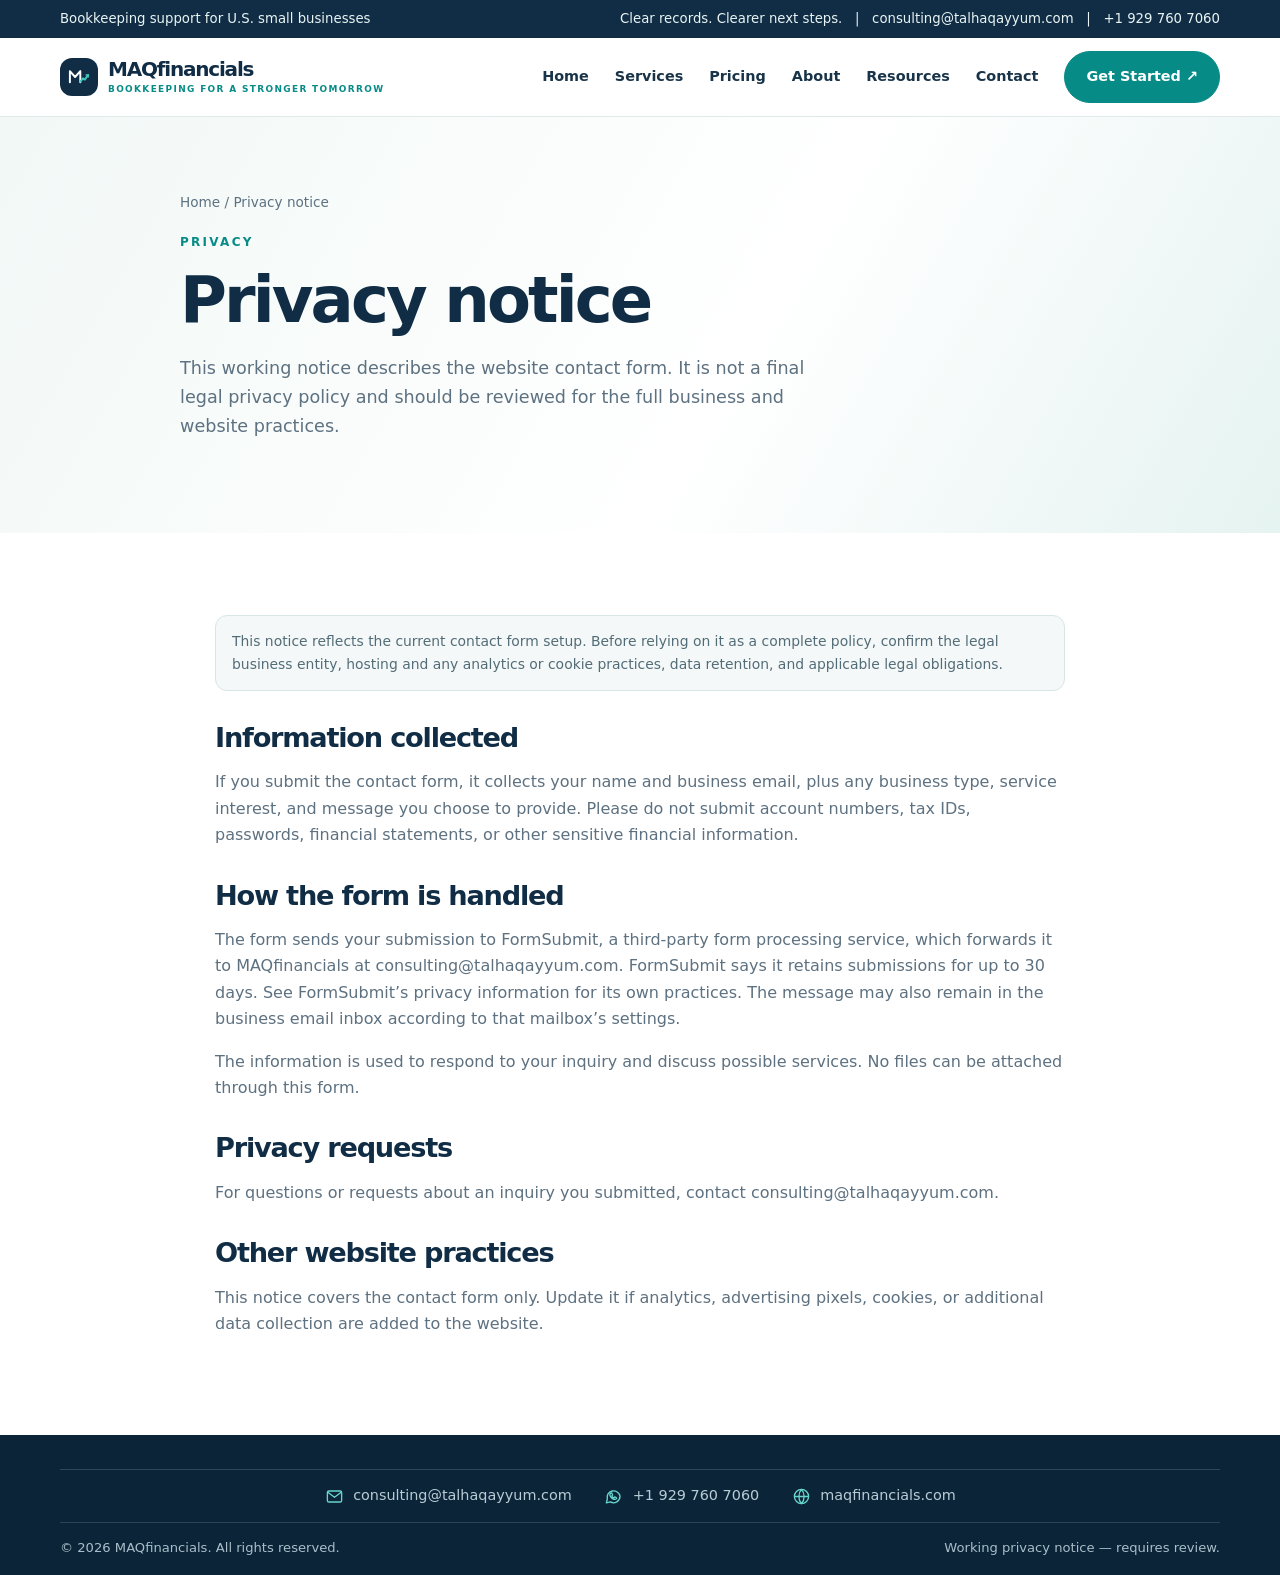
<file: privacy.html>
<!doctype html>
<html lang="en">
<head>
<meta charset="utf-8">
<meta name="viewport" content="width=device-width, initial-scale=1">
<meta name="description" content="Working privacy notice for the MAQfinancials contact form.">
<title>Privacy Notice | MAQfinancials</title>
<link rel="icon" type="image/svg+xml" href="assets/favicon.svg"><link rel="stylesheet" href="styles.css?v=20261030-mobile-airy">
</head>
<body>
<div class="topbar"><div class="container"><span>Bookkeeping support for U.S. small businesses</span><span>Clear records. Clearer next steps. &nbsp; | &nbsp; <a href="mailto:consulting@talhaqayyum.com">consulting@talhaqayyum.com</a> &nbsp; | &nbsp; <a href="tel:+19297607060">+1 929 760 7060</a></span></div></div>
<header class="header"><div class="container nav"><a class="brand" href="index.html"><span class="brand-mark"><img src="assets/maq-mark.svg" alt="" width="26" height="26" aria-hidden="true"></span><span>MAQfinancials<small>BOOKKEEPING FOR A STRONGER TOMORROW</small></span></a><button class="menu-btn" aria-expanded="false">Menu ☰</button><nav class="navlinks"><a href="index.html">Home</a><a href="services.html">Services</a><a href="pricing.html">Pricing</a><a href="about.html">About</a><a href="resources.html">Resources</a><a href="contact.html">Contact</a><a class="btn" href="contact.html">Get Started ↗</a></nav></div></header>
<main>
<section class="page-hero"><div class="container"><div class="breadcrumb"><a href="index.html">Home</a> / Privacy notice</div><p class="eyebrow">Privacy</p><h1>Privacy notice</h1><p class="lead">This working notice describes the website contact form. It is not a final legal privacy policy and should be reviewed for the full business and website practices.</p></div></section>
<section class="section"><div class="container" style="max-width:850px">
<div class="notice">This notice reflects the current contact form setup. Before relying on it as a complete policy, confirm the legal business entity, hosting and any analytics or cookie practices, data retention, and applicable legal obligations.</div>
<h2 style="font-size:1.7rem;margin-top:32px">Information collected</h2>
<p class="muted">If you submit the contact form, it collects your name and business email, plus any business type, service interest, and message you choose to provide. Please do not submit account numbers, tax IDs, passwords, financial statements, or other sensitive financial information.</p>
<h2 style="font-size:1.7rem;margin-top:32px">How the form is handled</h2>
<p class="muted">The form sends your submission to FormSubmit, a third-party form processing service, which forwards it to MAQfinancials at <a href="mailto:consulting@talhaqayyum.com">consulting@talhaqayyum.com</a>. FormSubmit says it retains submissions for up to 30 days. See <a href="https://formsubmit.co/privacy" target="_blank" rel="noopener noreferrer">FormSubmit’s privacy information</a> for its own practices. The message may also remain in the business email inbox according to that mailbox’s settings.</p>
<p class="muted">The information is used to respond to your inquiry and discuss possible services. No files can be attached through this form.</p>
<h2 style="font-size:1.7rem;margin-top:32px">Privacy requests</h2>
<p class="muted">For questions or requests about an inquiry you submitted, contact <a href="mailto:consulting@talhaqayyum.com">consulting@talhaqayyum.com</a>.</p>
<h2 style="font-size:1.7rem;margin-top:32px">Other website practices</h2>
<p class="muted">This notice covers the contact form only. Update it if analytics, advertising pixels, cookies, or additional data collection are added to the website.</p>
</div></section>
</main>
<footer class="footer"><div class="container"><div class="footer-contact-strip" style="display:flex;flex-wrap:wrap;gap:12px 24px;padding:18px 0;border-top:1px solid rgba(255,255,255,.16);font-size:.92rem"><a href="mailto:consulting@talhaqayyum.com"><span class="footer-contact-icon" aria-hidden="true"><svg viewBox="0 0 24 24"><rect x="3" y="5" width="18" height="14" rx="2"></rect><path d="m4 7 8 6 8-6"></path></svg></span>consulting@talhaqayyum.com</a><a href="tel:+19297607060"><span class="footer-contact-icon" aria-hidden="true"><svg viewBox="0 0 24 24"><path d="M20.2 11.7a8.2 8.2 0 0 1-12.1 7.2L3 20l1.2-4.8a8.2 8.2 0 1 1 16-3.5Z"></path><path d="M8.2 8.1c.2-.5.5-.6.8-.6h.5c.2 0 .4.1.5.4l.8 1.8c.1.2.1.4-.1.6l-.6.7c-.2.2-.2.4-.1.6.4.8 1.1 1.5 1.9 2 .2.1.4.1.6-.1l.7-.8c.2-.2.4-.2.6-.1l1.7.8c.3.1.4.3.4.5 0 .3-.1.8-.4 1.1-.4.4-1 .7-1.7.7-.8 0-1.8-.3-3.1-1.1-1.6-1-2.7-2.5-3-3.4-.4-.9-.3-1.8 0-2.4.2-.4.4-.6.5-.7Z"></path></svg></span>+1 929 760 7060</a><a href="https://maqfinancials.com"><span class="footer-contact-icon" aria-hidden="true"><svg viewBox="0 0 24 24"><circle cx="12" cy="12" r="9"></circle><path d="M3.5 12h17M12 3c2.2 2.4 3.3 5.4 3.3 9s-1.1 6.6-3.3 9c-2.2-2.4-3.3-5.4-3.3-9S9.8 5.4 12 3Z"></path></svg></span>maqfinancials.com</a></div><div class="footer-bottom"><span>© <span data-year></span> MAQfinancials. All rights reserved.</span><span>Working privacy notice — requires review.</span></div></div></footer>
<script src="script.js"></script>
</body>
</html>
</file>
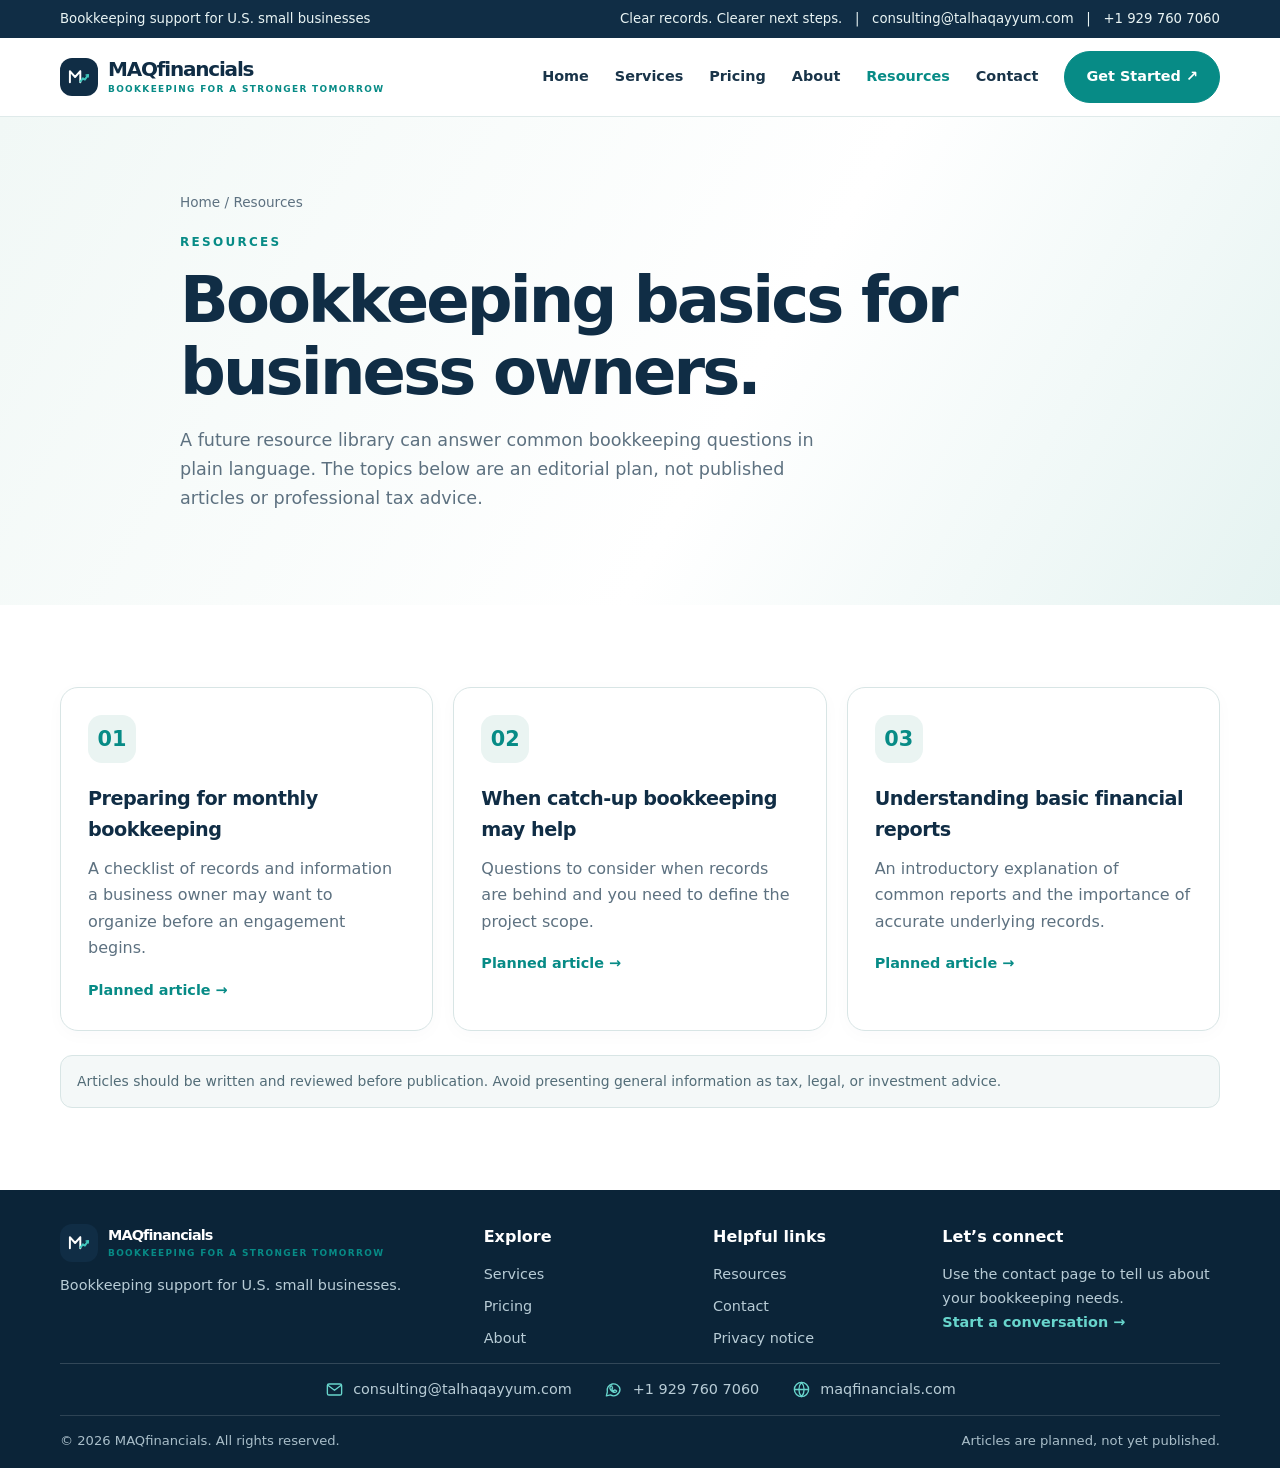
<file: resources.html>
<!doctype html><html lang="en"><head><meta charset="utf-8"><meta name="viewport" content="width=device-width, initial-scale=1"><meta name="description" content="Practical bookkeeping topics for small-business owners from MAQfinancials."><title>Resources | MAQfinancials</title><link rel="icon" type="image/svg+xml" href="assets/favicon.svg"><link rel="stylesheet" href="styles.css?v=20261030-mobile-airy"></head><body><div class="topbar"><div class="container"><span>Bookkeeping support for U.S. small businesses</span><span>Clear records. Clearer next steps. &nbsp; | &nbsp; <a href="mailto:consulting@talhaqayyum.com">consulting@talhaqayyum.com</a> &nbsp; | &nbsp; <a href="tel:+19297607060">+1 929 760 7060</a></span></div></div><header class="header"><div class="container nav"><a class="brand" href="index.html"><span class="brand-mark"><img src="assets/maq-mark.svg" alt="" width="26" height="26" aria-hidden="true"></span><span>MAQfinancials<small>BOOKKEEPING FOR A STRONGER TOMORROW</small></span></a><button class="menu-btn" aria-expanded="false">Menu ☰</button><nav class="navlinks"><a href="index.html">Home</a><a href="services.html">Services</a><a href="pricing.html">Pricing</a><a href="about.html">About</a><a class="active" href="resources.html">Resources</a><a href="contact.html">Contact</a><a class="btn" href="contact.html">Get Started ↗</a></nav></div></header><main><section class="page-hero"><div class="container"><div class="breadcrumb"><a href="index.html">Home</a> / Resources</div><p class="eyebrow">Resources</p><h1>Bookkeeping basics for business owners.</h1><p class="lead">A future resource library can answer common bookkeeping questions in plain language. The topics below are an editorial plan, not published articles or professional tax advice.</p></div></section><section class="section"><div class="container"><div class="grid3"><article class="card"><div class="iconbox">01</div><h3>Preparing for monthly bookkeeping</h3><p>A checklist of records and information a business owner may want to organize before an engagement begins.</p><span class="textlink">Planned article</span></article><article class="card"><div class="iconbox">02</div><h3>When catch-up bookkeeping may help</h3><p>Questions to consider when records are behind and you need to define the project scope.</p><span class="textlink">Planned article</span></article><article class="card"><div class="iconbox">03</div><h3>Understanding basic financial reports</h3><p>An introductory explanation of common reports and the importance of accurate underlying records.</p><span class="textlink">Planned article</span></article></div><div class="notice" style="margin-top:24px">Articles should be written and reviewed before publication. Avoid presenting general information as tax, legal, or investment advice.</div></div></section></main><footer class="footer"><div class="container"><div class="footer-grid"><div><a class="brand" href="index.html"><span class="brand-mark"><img src="assets/maq-mark.svg" alt="" width="26" height="26" aria-hidden="true"></span><span>MAQfinancials<small>BOOKKEEPING FOR A STRONGER TOMORROW</small></span></a><p>Bookkeeping support for U.S. small businesses.</p></div><div><h4>Explore</h4><div class="footer-links"><a href="services.html">Services</a><a href="pricing.html">Pricing</a><a href="about.html">About</a></div></div><div><h4>Helpful links</h4><div class="footer-links"><a href="resources.html">Resources</a><a href="contact.html">Contact</a><a href="privacy.html">Privacy notice</a></div></div><div><h4>Let’s connect</h4><p>Use the contact page to tell us about your bookkeeping needs.</p><a class="textlink" style="color:#68d5cc" href="contact.html">Start a conversation</a></div></div><div class="footer-contact-strip" style="display:flex;flex-wrap:wrap;gap:12px 24px;padding:18px 0;border-top:1px solid rgba(255,255,255,.16);font-size:.92rem"><a href="mailto:consulting@talhaqayyum.com"><span class="footer-contact-icon" aria-hidden="true"><svg viewBox="0 0 24 24"><rect x="3" y="5" width="18" height="14" rx="2"></rect><path d="m4 7 8 6 8-6"></path></svg></span>consulting@talhaqayyum.com</a><a href="tel:+19297607060"><span class="footer-contact-icon" aria-hidden="true"><svg viewBox="0 0 24 24"><path d="M20.2 11.7a8.2 8.2 0 0 1-12.1 7.2L3 20l1.2-4.8a8.2 8.2 0 1 1 16-3.5Z"></path><path d="M8.2 8.1c.2-.5.5-.6.8-.6h.5c.2 0 .4.1.5.4l.8 1.8c.1.2.1.4-.1.6l-.6.7c-.2.2-.2.4-.1.6.4.8 1.1 1.5 1.9 2 .2.1.4.1.6-.1l.7-.8c.2-.2.4-.2.6-.1l1.7.8c.3.1.4.3.4.5 0 .3-.1.8-.4 1.1-.4.4-1 .7-1.7.7-.8 0-1.8-.3-3.1-1.1-1.6-1-2.7-2.5-3-3.4-.4-.9-.3-1.8 0-2.4.2-.4.4-.6.5-.7Z"></path></svg></span>+1 929 760 7060</a><a href="https://maqfinancials.com"><span class="footer-contact-icon" aria-hidden="true"><svg viewBox="0 0 24 24"><circle cx="12" cy="12" r="9"></circle><path d="M3.5 12h17M12 3c2.2 2.4 3.3 5.4 3.3 9s-1.1 6.6-3.3 9c-2.2-2.4-3.3-5.4-3.3-9S9.8 5.4 12 3Z"></path></svg></span>maqfinancials.com</a></div><div class="footer-bottom"><span>© <span data-year></span> MAQfinancials. All rights reserved.</span><span>Articles are planned, not yet published.</span></div></div></footer><script src="script.js"></script></body></html>
</file>
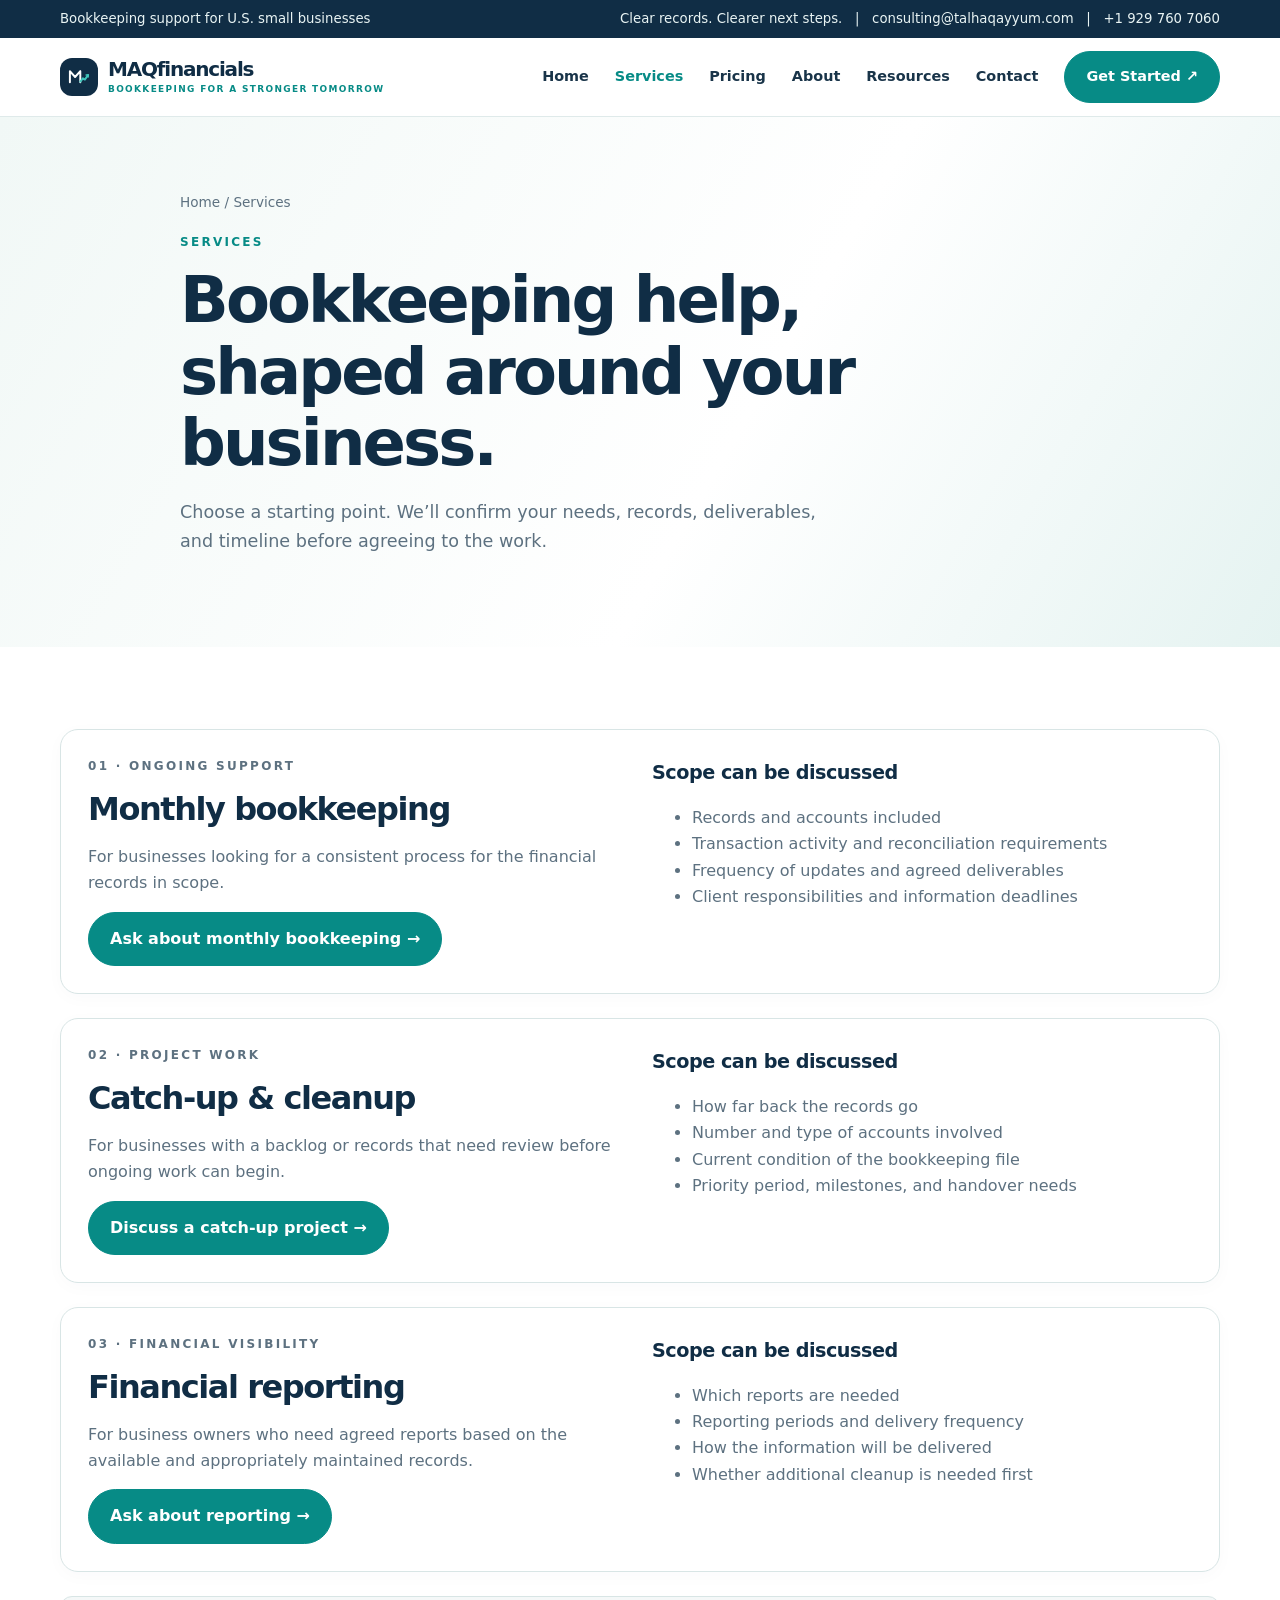
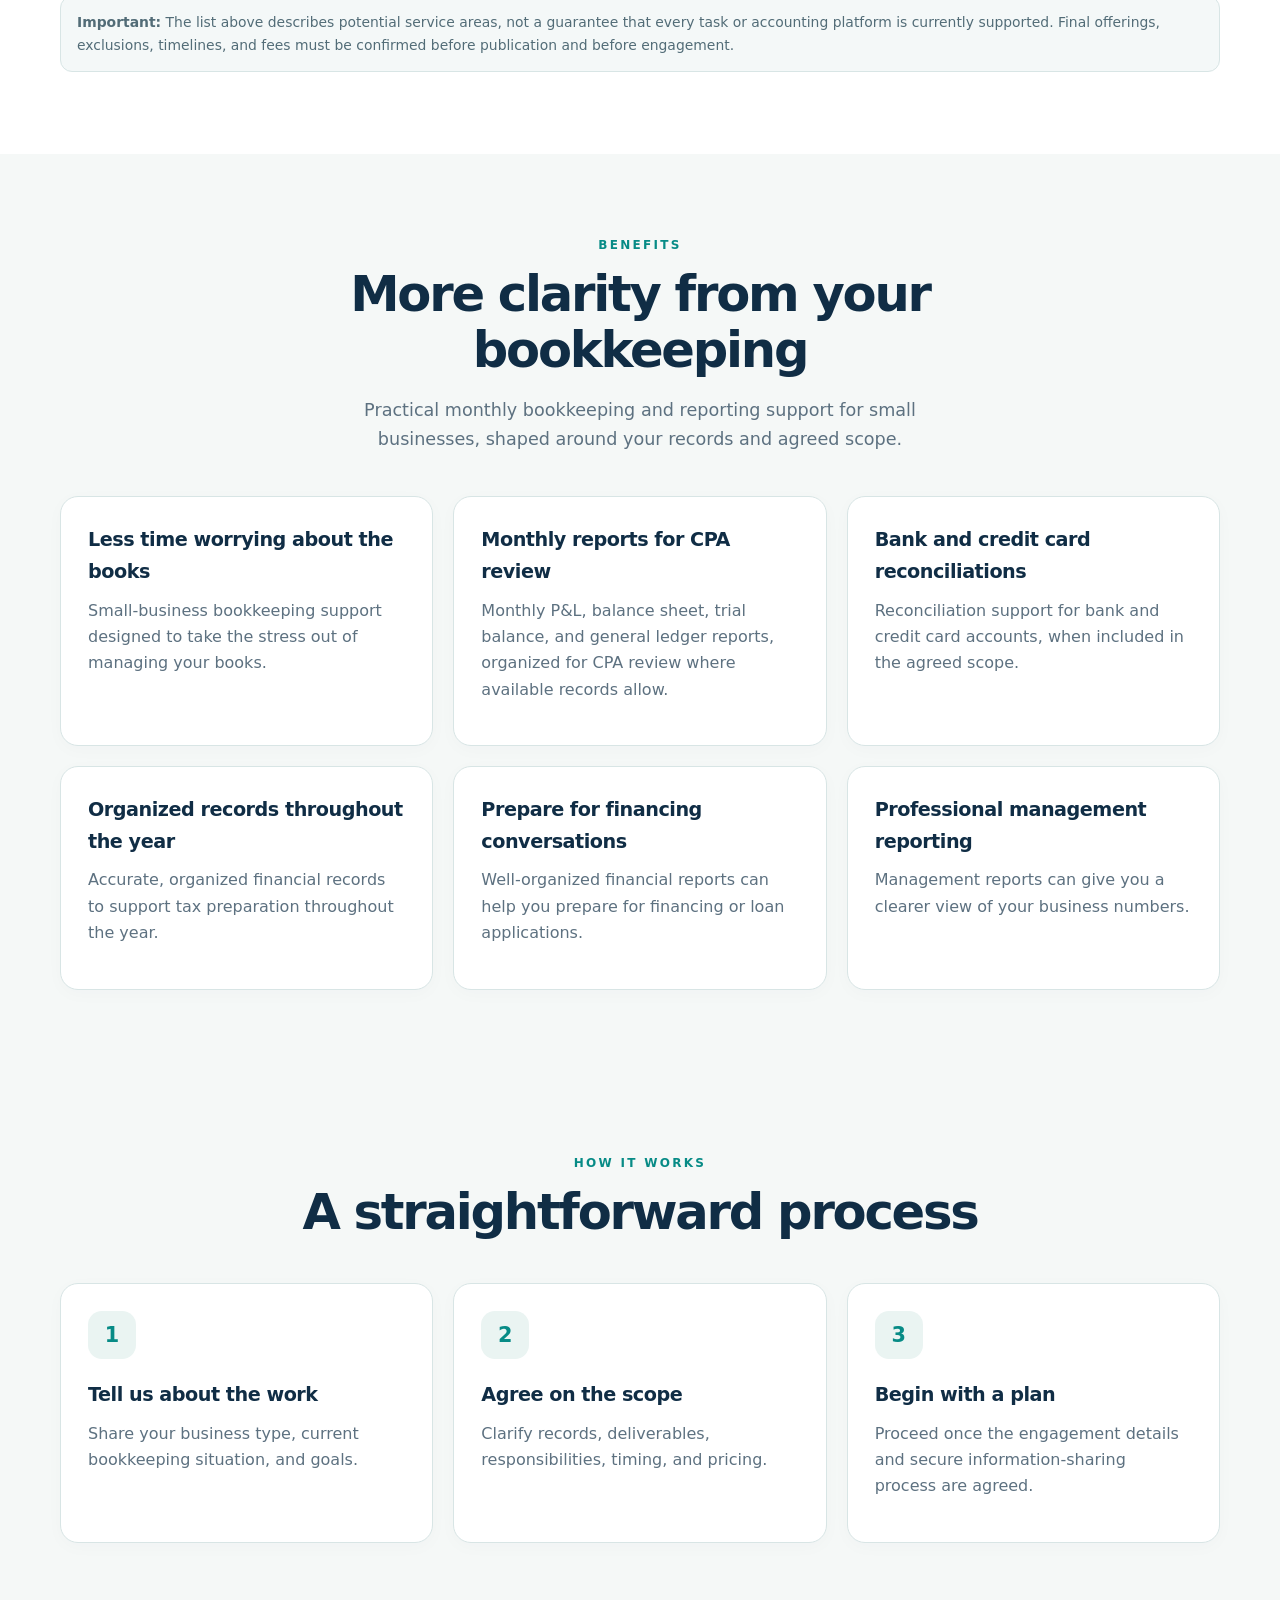
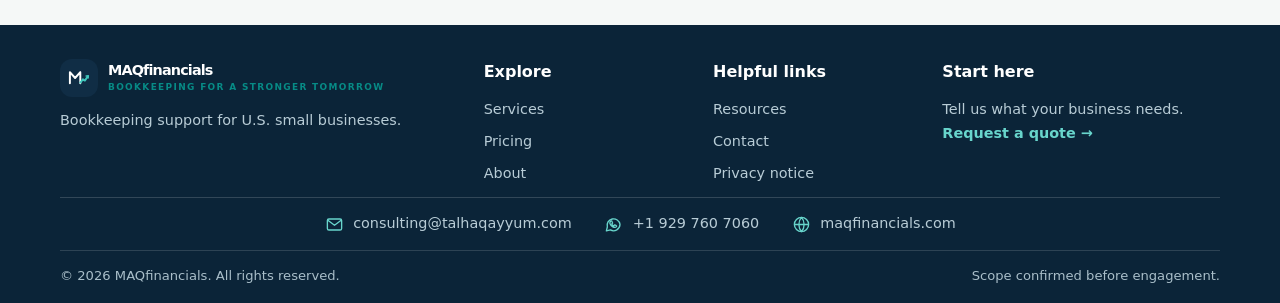
<file: services.html>
<!doctype html><html lang="en"><head><meta charset="utf-8"><meta name="viewport" content="width=device-width, initial-scale=1"><meta name="description" content="Explore monthly bookkeeping, catch-up and cleanup projects, and financial reporting with MAQfinancials."><title>Services | MAQfinancials</title><link rel="icon" type="image/svg+xml" href="assets/favicon.svg"><link rel="stylesheet" href="styles.css?v=20261030-benefits-section"></head><body><div class="topbar"><div class="container"><span>Bookkeeping support for U.S. small businesses</span><span>Clear records. Clearer next steps. &nbsp; | &nbsp; <a href="mailto:consulting@talhaqayyum.com">consulting@talhaqayyum.com</a> &nbsp; | &nbsp; <a href="tel:+19297607060">+1 929 760 7060</a></span></div></div><header class="header"><div class="container nav"><a class="brand" href="index.html"><span class="brand-mark"><img src="assets/maq-mark.svg" alt="" width="26" height="26" aria-hidden="true"></span><span>MAQfinancials<small>BOOKKEEPING FOR A STRONGER TOMORROW</small></span></a><button class="menu-btn" aria-expanded="false">Menu ☰</button><nav class="navlinks"><a href="index.html">Home</a><a class="active" href="services.html">Services</a><a href="pricing.html">Pricing</a><a href="about.html">About</a><a href="resources.html">Resources</a><a href="contact.html">Contact</a><a class="btn" href="contact.html">Get Started ↗</a></nav></div></header><main><section class="page-hero"><div class="container"><div class="breadcrumb"><a href="index.html">Home</a> / Services</div><p class="eyebrow">Services</p><h1>Bookkeeping help, shaped around your business.</h1><p class="lead">Choose a starting point. We’ll confirm your needs, records, deliverables, and timeline before agreeing to the work.</p></div></section><section class="section"><div class="container" style="display:grid;gap:24px"><article class="card grid2" id="monthly"><div><p class="eyebrow">01 · Ongoing support</p><h2 style="font-size:2rem">Monthly bookkeeping</h2><p class="muted">For businesses looking for a consistent process for the financial records in scope.</p><a class="btn" href="contact.html?service=Monthly%20bookkeeping">Ask about monthly bookkeeping →</a></div><div><h3>Scope can be discussed</h3><ul class="muted"><li>Records and accounts included</li><li>Transaction activity and reconciliation requirements</li><li>Frequency of updates and agreed deliverables</li><li>Client responsibilities and information deadlines</li></ul></div></article><article class="card grid2" id="catchup"><div><p class="eyebrow">02 · Project work</p><h2 style="font-size:2rem">Catch-up &amp; cleanup</h2><p class="muted">For businesses with a backlog or records that need review before ongoing work can begin.</p><a class="btn" href="contact.html?service=Catch-up%20and%20cleanup">Discuss a catch-up project →</a></div><div><h3>Scope can be discussed</h3><ul class="muted"><li>How far back the records go</li><li>Number and type of accounts involved</li><li>Current condition of the bookkeeping file</li><li>Priority period, milestones, and handover needs</li></ul></div></article><article class="card grid2" id="reporting"><div><p class="eyebrow">03 · Financial visibility</p><h2 style="font-size:2rem">Financial reporting</h2><p class="muted">For business owners who need agreed reports based on the available and appropriately maintained records.</p><a class="btn" href="contact.html?service=Financial%20reporting">Ask about reporting →</a></div><div><h3>Scope can be discussed</h3><ul class="muted"><li>Which reports are needed</li><li>Reporting periods and delivery frequency</li><li>How the information will be delivered</li><li>Whether additional cleanup is needed first</li></ul></div></article><div class="notice"><strong>Important:</strong> The list above describes potential service areas, not a guarantee that every task or accounting platform is currently supported. Final offerings, exclusions, timelines, and fees must be confirmed before publication and before engagement.</div></div></section><section class="section tint" id="benefits"><div class="container"><div class="section-head center"><p class="eyebrow">Benefits</p><h2>More clarity from your bookkeeping</h2><p class="lead" style="margin-inline:auto">Practical monthly bookkeeping and reporting support for small businesses, shaped around your records and agreed scope.</p></div><div class="grid3"><article class="card"><h3>Less time worrying about the books</h3><p>Small-business bookkeeping support designed to take the stress out of managing your books.</p></article><article class="card"><h3>Monthly reports for CPA review</h3><p>Monthly P&amp;L, balance sheet, trial balance, and general ledger reports, organized for CPA review where available records allow.</p></article><article class="card"><h3>Bank and credit card reconciliations</h3><p>Reconciliation support for bank and credit card accounts, when included in the agreed scope.</p></article><article class="card"><h3>Organized records throughout the year</h3><p>Accurate, organized financial records to support tax preparation throughout the year.</p></article><article class="card"><h3>Prepare for financing conversations</h3><p>Well-organized financial reports can help you prepare for financing or loan applications.</p></article><article class="card"><h3>Professional management reporting</h3><p>Management reports can give you a clearer view of your business numbers.</p></article></div></div></section><section class="section tint"><div class="container"><div class="section-head center"><p class="eyebrow">How it works</p><h2>A straightforward process</h2></div><div class="grid3"><div class="card"><div class="iconbox">1</div><h3>Tell us about the work</h3><p>Share your business type, current bookkeeping situation, and goals.</p></div><div class="card"><div class="iconbox">2</div><h3>Agree on the scope</h3><p>Clarify records, deliverables, responsibilities, timing, and pricing.</p></div><div class="card"><div class="iconbox">3</div><h3>Begin with a plan</h3><p>Proceed once the engagement details and secure information-sharing process are agreed.</p></div></div></div></section></main><footer class="footer"><div class="container"><div class="footer-grid"><div><a class="brand" href="index.html"><span class="brand-mark"><img src="assets/maq-mark.svg" alt="" width="26" height="26" aria-hidden="true"></span><span>MAQfinancials<small>BOOKKEEPING FOR A STRONGER TOMORROW</small></span></a><p>Bookkeeping support for U.S. small businesses.</p></div><div><h4>Explore</h4><div class="footer-links"><a href="services.html">Services</a><a href="pricing.html">Pricing</a><a href="about.html">About</a></div></div><div><h4>Helpful links</h4><div class="footer-links"><a href="resources.html">Resources</a><a href="contact.html">Contact</a><a href="privacy.html">Privacy notice</a></div></div><div><h4>Start here</h4><p>Tell us what your business needs.</p><a class="textlink" style="color:#68d5cc" href="contact.html">Request a quote</a></div></div><div class="footer-contact-strip" style="display:flex;flex-wrap:wrap;gap:12px 24px;padding:18px 0;border-top:1px solid rgba(255,255,255,.16);font-size:.92rem"><a href="mailto:consulting@talhaqayyum.com"><span class="footer-contact-icon" aria-hidden="true"><svg viewBox="0 0 24 24"><rect x="3" y="5" width="18" height="14" rx="2"></rect><path d="m4 7 8 6 8-6"></path></svg></span>consulting@talhaqayyum.com</a><a href="tel:+19297607060"><span class="footer-contact-icon" aria-hidden="true"><svg viewBox="0 0 24 24"><path d="M20.2 11.7a8.2 8.2 0 0 1-12.1 7.2L3 20l1.2-4.8a8.2 8.2 0 1 1 16-3.5Z"></path><path d="M8.2 8.1c.2-.5.5-.6.8-.6h.5c.2 0 .4.1.5.4l.8 1.8c.1.2.1.4-.1.6l-.6.7c-.2.2-.2.4-.1.6.4.8 1.1 1.5 1.9 2 .2.1.4.1.6-.1l.7-.8c.2-.2.4-.2.6-.1l1.7.8c.3.1.4.3.4.5 0 .3-.1.8-.4 1.1-.4.4-1 .7-1.7.7-.8 0-1.8-.3-3.1-1.1-1.6-1-2.7-2.5-3-3.4-.4-.9-.3-1.8 0-2.4.2-.4.4-.6.5-.7Z"></path></svg></span>+1 929 760 7060</a><a href="https://maqfinancials.com"><span class="footer-contact-icon" aria-hidden="true"><svg viewBox="0 0 24 24"><circle cx="12" cy="12" r="9"></circle><path d="M3.5 12h17M12 3c2.2 2.4 3.3 5.4 3.3 9s-1.1 6.6-3.3 9c-2.2-2.4-3.3-5.4-3.3-9S9.8 5.4 12 3Z"></path></svg></span>maqfinancials.com</a></div><div class="footer-bottom"><span>© <span data-year></span> MAQfinancials. All rights reserved.</span><span>Scope confirmed before engagement.</span></div></div></footer><script src="script.js"></script></body></html>
</file>
<file: styles.css>
:root{--navy:#102d45;--navy2:#173d55;--teal:#078b86;--teal2:#0da69c;--ink:#193449;--muted:#5d7180;--cream:#f5f8f7;--pale:#eaf4f2;--white:#fff;--line:#d8e5e5;--shadow:0 18px 45px rgba(16,45,69,.09);--radius:18px}*{box-sizing:border-box}html{scroll-behavior:smooth}body{margin:0;font-family:Inter,ui-sans-serif,system-ui,-apple-system,BlinkMacSystemFont,"Segoe UI",sans-serif;color:var(--ink);line-height:1.65;background:#fff}a{color:inherit;text-decoration:none}img{max-width:100%;display:block}.container{width:min(1160px,calc(100% - 40px));margin:auto}.topbar{background:var(--navy);color:#e9f4f4;font-size:.83rem;padding:8px 0}.topbar .container{display:flex;justify-content:space-between;gap:16px;flex-wrap:wrap}.header{position:sticky;top:0;z-index:20;background:rgba(255,255,255,.95);backdrop-filter:blur(12px);border-bottom:1px solid rgba(216,229,229,.8)}.nav{min-height:78px;display:flex;align-items:center;justify-content:space-between;gap:24px}.brand{display:flex;align-items:center;gap:10px;color:var(--navy);font-size:1.25rem;font-weight:800;letter-spacing:-.06em;line-height:1}.brand-mark{width:38px;height:38px;border-radius:12px;background:var(--navy);display:grid;place-items:center;color:#fff;font-weight:800;letter-spacing:-.08em}.brand-mark img{width:26px;height:26px;display:block}.brand span small{display:block;font-size:.56rem;letter-spacing:.15em;font-weight:700;color:var(--teal);margin-top:6px}.navlinks{display:flex;align-items:center;gap:26px;font-size:.9rem;font-weight:650}.navlinks a:hover,.navlinks a.active{color:var(--teal)}.menu-btn{display:none;border:1px solid var(--line);background:#fff;border-radius:10px;padding:9px 12px;color:var(--navy);font:inherit}.btn{display:inline-flex;align-items:center;justify-content:center;gap:10px;border-radius:999px;padding:13px 21px;background:var(--teal);color:#fff;font-weight:750;border:1px solid var(--teal);transition:.2s;cursor:pointer}.btn:hover{background:#06716d;transform:translateY(-1px)}.btn.secondary{background:transparent;color:var(--navy);border-color:#a8c4c7}.btn.light{background:#fff;color:var(--navy);border-color:#fff}.eyebrow{font-size:.75rem;text-transform:uppercase;letter-spacing:.19em;font-weight:800;color:var(--teal);margin:0 0 12px}.section{padding:82px 0}.section.compact{padding:58px 0}.section.tint{background:var(--cream)}.section.dark{background:var(--navy);color:#fff}.section.dark .muted{color:#c3d5df}.section-head{max-width:690px;margin-bottom:38px}.section-head.center{text-align:center;margin:0 auto 42px}.section h2,.page-hero h1{color:var(--navy);letter-spacing:-.045em;line-height:1.12;margin:0 0 16px;font-size:clamp(2rem,4vw,3.1rem)}.section.dark h2{color:#fff}.lead{font-size:1.1rem;color:var(--muted);max-width:650px}.muted{color:var(--muted)}.hero{padding:62px 0 70px;overflow:hidden;background:radial-gradient(circle at 80% 12%,#d9efec 0,transparent 33%),linear-gradient(120deg,#f7faf9 0%,#fff 62%,#edf7f5 100%)}.hero-grid{display:grid;grid-template-columns:1.04fr .96fr;gap:56px;align-items:center}.hero h1{font-size:clamp(2.7rem,5.4vw,4.65rem);line-height:1.02;letter-spacing:-.065em;color:var(--navy);margin:0 0 22px}.hero h1 em{font-style:normal;color:var(--teal)}.hero p{font-size:1.1rem;max-width:590px;color:#4c6475}.actions{display:flex;gap:12px;flex-wrap:wrap;margin:28px 0 25px}.microtrust{display:flex;gap:20px;flex-wrap:wrap;font-size:.84rem;color:#4e6977}.microtrust span:before{content:'✓';color:var(--teal);font-weight:900;margin-right:8px}.hero-art{position:relative;min-height:410px;border-radius:28px;overflow:hidden;background:linear-gradient(145deg,#dcece8,#f7f9f8);box-shadow:var(--shadow);padding:30px;display:flex;align-items:center;justify-content:center}.hero-art:before{content:'';position:absolute;width:310px;height:310px;border-radius:50%;background:#b5dcd5;right:-60px;top:-90px}.hero-art:after{content:'';position:absolute;width:230px;height:230px;border-radius:50%;background:#d5e9e5;left:-65px;bottom:-85px}.dashboard{position:relative;z-index:1;width:min(100%,390px);background:#fff;border:1px solid #e0e9e8;border-radius:20px;padding:24px;box-shadow:0 20px 55px rgba(16,45,69,.16);transform:rotate(-2deg)}.dash-top{display:flex;justify-content:space-between;align-items:center;font-weight:800;color:var(--navy);font-size:.95rem}.dot{width:9px;height:9px;border-radius:50%;background:var(--teal);display:inline-block;margin-right:6px}.dash-label{color:#6d8089;font-size:.78rem;margin-top:22px}.dash-number{font-size:2rem;font-weight:850;letter-spacing:-.06em;color:var(--navy);margin:2px 0 16px}.chart{height:96px;display:flex;align-items:end;gap:10px;border-bottom:1px solid #e4eeee;padding:0 4px 8px}.chart i{display:block;flex:1;background:linear-gradient(#12aaa0,#078b86);border-radius:6px 6px 2px 2px}.dash-bottom{display:flex;justify-content:space-between;gap:12px;margin-top:18px;font-size:.77rem;color:#5d7180}.dash-bottom strong{display:block;color:var(--navy);font-size:.9rem}.float-note{position:absolute;z-index:2;bottom:34px;right:22px;background:var(--navy);color:#fff;padding:13px 17px;border-radius:14px;box-shadow:var(--shadow);font-size:.85rem}.grid3{display:grid;grid-template-columns:repeat(3,1fr);gap:20px}.grid2{display:grid;grid-template-columns:repeat(2,1fr);gap:24px}.card{background:#fff;border:1px solid var(--line);border-radius:var(--radius);padding:27px;box-shadow:0 4px 18px rgba(16,45,69,.025)}.card:hover{box-shadow:var(--shadow);transform:translateY(-2px);transition:.2s}.iconbox{width:48px;height:48px;border-radius:14px;background:var(--pale);color:var(--teal);display:grid;place-items:center;font-size:1.3rem;font-weight:850;margin-bottom:20px}.card h3{margin:0 0 10px;color:var(--navy);font-size:1.2rem;letter-spacing:-.025em}.card p{color:var(--muted);margin:0 0 15px}.textlink{color:var(--teal);font-weight:800;font-size:.9rem}.textlink:after{content:' →';}.band-grid{display:grid;grid-template-columns:.85fr 1.15fr;gap:60px;align-items:center}.benefits{display:grid;grid-template-columns:repeat(2,1fr);gap:26px}.benefit{border-top:1px solid rgba(255,255,255,.2);padding-top:17px}.benefit b{display:block;margin-bottom:5px}.benefit p{color:#c3d5df;margin:0;font-size:.93rem}.price-card{display:flex;flex-direction:column;min-height:320px}.price-card .price{font-size:1.6rem;font-weight:850;letter-spacing:-.04em;color:var(--navy);margin:8px 0}.price-card .price small{font-size:.8rem;letter-spacing:0;color:var(--muted);font-weight:500}.price-card ul{list-style:none;padding:0;margin:8px 0 24px;color:var(--muted);font-size:.93rem}.price-card li{margin:9px 0}.price-card li:before{content:'✓';color:var(--teal);font-weight:900;margin-right:9px}.price-card .btn{margin-top:auto;align-self:flex-start}.price-note{background:var(--pale);border-radius:14px;padding:17px 20px;color:#42606d;font-size:.9rem;margin-top:22px}.cta{background:linear-gradient(120deg,var(--teal),#086e75);color:#fff;border-radius:24px;padding:42px;display:flex;justify-content:space-between;align-items:center;gap:24px}.cta h2{color:#fff;margin:0 0 8px;font-size:clamp(1.7rem,3vw,2.4rem)}.cta p{margin:0;color:#e1f4f1;max-width:620px}.page-hero{padding:74px 0;background:linear-gradient(120deg,#f1f8f6,#fff 58%,#e5f3f1)}.page-hero .container{max-width:920px}.page-hero h1{font-size:clamp(2.5rem,5vw,4rem);max-width:850px}.breadcrumb{font-size:.85rem;color:var(--muted);margin-bottom:20px}.about-panel{background:var(--pale);padding:30px;border-radius:20px}.form{display:grid;gap:16px}.field{display:grid;gap:7px}.field label{font-weight:750;font-size:.9rem;color:var(--navy)}.field input,.field select,.field textarea{width:100%;border:1px solid #cbdcdd;border-radius:12px;padding:13px 14px;font:inherit;color:var(--ink);background:#fff}.field textarea{min-height:130px;resize:vertical}.field input:focus,.field select:focus,.field textarea:focus{outline:3px solid #b9e2dd;border-color:var(--teal)}.form-hint{font-size:.83rem;color:var(--muted)}.footer{background:#0b2438;color:#e8f2f5;padding:52px 0 22px}.footer-grid{display:grid;grid-template-columns:1.4fr .7fr .7fr 1fr;gap:35px}.footer .brand{color:#fff}.footer p,.footer a{color:#b8ccd6;font-size:.9rem}.footer h4{margin:0 0 13px;color:#fff}.footer-links{display:grid;gap:8px}.footer-bottom{border-top:1px solid rgba(255,255,255,.14);margin-top:35px;padding-top:18px;display:flex;justify-content:space-between;gap:12px;flex-wrap:wrap;color:#a9bec9;font-size:.82rem}.notice{padding:14px 16px;border-radius:12px;background:#f4f8f8;color:#526c77;font-size:.87rem;border:1px solid var(--line)}.faq{border-bottom:1px solid var(--line);padding:19px 0}.faq h3{margin:0 0 7px;color:var(--navy);font-size:1.05rem}.faq p{margin:0;color:var(--muted)}.mobile-only{display:none}@media(max-width:900px){.navlinks{gap:15px}.hero-grid{gap:30px}.grid3{grid-template-columns:repeat(2,1fr)}.band-grid{grid-template-columns:1fr;gap:30px}.footer-grid{grid-template-columns:repeat(2,1fr)}}@media(max-width:700px){.container{width:min(100% - 30px,1160px)}.topbar .container{justify-content:center}.nav{min-height:70px}.menu-btn{display:block}.navlinks{display:none;position:absolute;left:15px;right:15px;top:70px;background:#fff;border:1px solid var(--line);box-shadow:var(--shadow);border-radius:16px;padding:18px;align-items:stretch;gap:0;flex-direction:column}.navlinks.open{display:flex}.navlinks a{padding:12px 8px;border-bottom:1px solid #edf2f2}.navlinks a:last-child{border-bottom:0}.navlinks .btn{margin-top:10px}.hero{padding:42px 0 50px}.hero-grid{grid-template-columns:1fr}.hero-art{min-height:330px}.hero h1{font-size:clamp(2.5rem,12vw,3.7rem)}.section{padding:58px 0}.section.compact{padding:45px 0}.grid3,.grid2,.benefits{grid-template-columns:1fr}.cta{padding:28px;align-items:flex-start;flex-direction:column}.page-hero{padding:52px 0}.footer-grid{grid-template-columns:1fr 1fr;gap:26px}.footer-grid>div:first-child{grid-column:1/-1}.microtrust{gap:10px 17px}.card{padding:23px}}@media(prefers-reduced-motion:reduce){html{scroll-behavior:auto}*,*:before,*:after{transition:none!important}}
/* Mobile header refinements */
@media(max-width:700px){
  .topbar{padding:7px 0}
  .topbar .container{display:block;text-align:center;font-size:.74rem;line-height:1.35}
  .topbar .container>span:nth-child(2){display:none}
  .nav{min-height:68px;gap:10px}
  .brand{font-size:1.1rem;gap:8px;letter-spacing:-.05em}
  .brand-mark{width:35px;height:35px;border-radius:11px}
  .brand-mark img{width:23px;height:23px}
  .brand span small{font-size:.48rem;letter-spacing:.11em;margin-top:5px;white-space:nowrap}
  .menu-btn{display:inline-flex;align-items:center;justify-content:center;min-height:42px;padding:8px 12px;border-radius:12px;font-size:.88rem;font-weight:700;white-space:nowrap;box-shadow:0 3px 12px rgba(16,45,69,.06);touch-action:manipulation}
  .navlinks{top:calc(100% + 8px);max-height:calc(100vh - 130px);overflow-y:auto;overscroll-behavior:contain;padding:12px;border-radius:16px}
  .navlinks a{min-height:44px;display:flex;align-items:center;padding:11px 10px}
  .navlinks .btn{justify-content:center;margin-top:10px}
  .menu-btn:focus-visible,.navlinks a:focus-visible{outline:3px solid #b9e2dd;outline-offset:2px}
}
@media(max-width:380px){
  .container{width:calc(100% - 24px)}
  .brand{font-size:1.02rem;gap:7px}
  .brand-mark{width:32px;height:32px}
  .brand span small{font-size:.44rem;letter-spacing:.09em}
  .menu-btn{padding:7px 10px}
}
/* Mobile-first page spacing and conversion layout */
@media(max-width:700px){
  .hero{padding:32px 0 40px}
  .hero-grid{gap:22px}
  .hero h1{font-size:clamp(2.35rem,10.5vw,3.25rem);line-height:1.04;margin-bottom:16px}
  .hero p{font-size:1rem;line-height:1.58;margin:0}
  .actions{display:grid;grid-template-columns:1fr;gap:10px;margin:21px 0 18px}
  .actions .btn{width:100%;min-height:48px}
  .microtrust{display:grid;grid-template-columns:1fr 1fr;align-items:start;gap:8px 12px;font-size:.76rem;line-height:1.35}
  .hero-art{min-height:250px;padding:18px;border-radius:20px}
  .dashboard{padding:17px;border-radius:16px;transform:none}
  .dash-label{margin-top:13px}
  .dash-number{font-size:1.65rem;margin-bottom:12px}
  .chart{height:66px;gap:8px}
  .dash-bottom{margin-top:13px;font-size:.72rem;gap:8px}
  .float-note{right:10px;bottom:10px;padding:9px 12px;font-size:.74rem}
  .section{padding:48px 0}
  .section.compact{padding:36px 0}
  .section-head{margin-bottom:25px}
  .section-head.center{margin-bottom:28px}
  .section h2,.page-hero h1{font-size:clamp(1.85rem,8vw,2.5rem);line-height:1.12}
  .lead{font-size:1rem;line-height:1.55;margin-top:10px}
  .page-hero{padding:38px 0}
  .breadcrumb{margin-bottom:15px}
  .card{padding:20px;border-radius:16px}
  .card p{font-size:.94rem;line-height:1.55}
  .card.grid2{gap:14px}
  .card.grid2 h2{font-size:1.7rem!important}
  .price-card{min-height:0}
  .price-card .price{font-size:1.4rem}
  .price-card ul{margin:8px 0 18px;font-size:.9rem;line-height:1.5}
  .price-card .btn{width:100%;min-height:48px;align-self:stretch}
  .price-note,.notice{font-size:.88rem;line-height:1.55}
  .cta{padding:24px 20px;gap:18px}
  .cta .btn{width:100%;min-height:48px}
  .footer{padding:40px 0 18px}
  .footer-grid{gap:22px 16px}
  .footer p,.footer a{overflow-wrap:anywhere}
  .footer-contact-strip{gap:10px 16px!important;font-size:.84rem!important}
  .footer-bottom{flex-direction:column;gap:6px;margin-top:24px}
  article[id]{scroll-margin-top:90px}
}
@media(max-width:380px){
  .hero h1{font-size:clamp(2.1rem,10.5vw,2.45rem)}
  .microtrust{grid-template-columns:1fr;gap:7px}
  .hero-art{min-height:220px;padding:14px}
  .dashboard{padding:14px}
  .dash-top{font-size:.84rem}
  .float-note{font-size:.69rem}
}
/* Keep footer content and divider spacing consistent */
.footer-grid{padding-bottom:18px}
.footer-grid>div{display:flex;flex-direction:column}
.footer-grid>div>p:last-of-type,.footer-links{margin-top:auto}
.footer-grid>div>.textlink{margin-top:0}
.footer-bottom{margin-top:0}
@media(max-width:700px){.footer-bottom{margin-top:0}}
.footer-grid>div>p:last-of-type{margin-bottom:0}
.footer-grid>div:first-child>p:last-of-type{margin-top:12px}
.testimonial-card{display:flex;flex-direction:column;min-height:100%}
.testimonial-quote{font-size:1rem;line-height:1.65;color:var(--ink);margin:0 0 18px;flex:1}
.testimonial-attribution{border-top:1px solid var(--line);padding-top:14px;color:var(--navy);display:flex;flex-direction:column;gap:3px}
.testimonial-attribution span{color:var(--muted);font-size:.88rem}

/* Compact, balanced footer layout */
.footer{padding:34px 0 16px}
.footer-grid{padding-bottom:12px}
.footer-grid>div>p:last-of-type,.footer-links{margin-top:0}
.footer-grid>div>.textlink{margin-top:0}
.footer-contact-strip{justify-content:space-between!important;gap:8px 20px!important;padding:14px 0!important}
.footer-bottom{margin-top:0;padding-top:14px}
@media(max-width:700px){
  .footer{padding:30px 0 14px}
  .footer-grid{gap:18px 16px;padding-bottom:10px}
  .footer-grid>div:nth-child(4){grid-column:1/-1}
  .footer-contact-strip{justify-content:center!important;text-align:center;align-items:center;gap:8px 18px!important;padding:12px 0!important}
  .footer-bottom{gap:5px;padding-top:12px}
}

/* Left-align footer contact details for a calmer layout */
.footer-contact-strip{justify-content:flex-start!important;gap:10px 30px!important}
@media(max-width:700px){.footer-contact-strip{justify-content:flex-start!important;align-items:flex-start!important;text-align:left;gap:8px 22px!important}}

/* Give each footer contact detail its own balanced position */
.footer-contact-strip{display:grid!important;grid-template-columns:1.35fr 1fr 1fr;align-items:center;justify-content:stretch!important;gap:10px 24px!important}
.footer-contact-strip a:nth-child(1){justify-self:start}
.footer-contact-strip a:nth-child(2){justify-self:center}
.footer-contact-strip a:nth-child(3){justify-self:end}
@media(max-width:700px){
 .footer-contact-strip{grid-template-columns:1fr;justify-items:start;gap:8px!important;text-align:left!important;padding:12px 0!important}
 .footer-contact-strip a:nth-child(1),.footer-contact-strip a:nth-child(2),.footer-contact-strip a:nth-child(3){justify-self:start}
}

/* Center the footer contact row on laptop and desktop */
.footer-contact-strip{display:flex!important;justify-content:center!important;align-items:center!important;gap:10px 32px!important;text-align:center}
@media(max-width:700px){.footer-contact-strip{display:flex!important;justify-content:flex-start!important;align-items:flex-start!important;text-align:left;gap:8px!important}}

/* Consistent icons for footer contact details */
.footer-contact-strip a{display:inline-flex;align-items:center;gap:9px;white-space:nowrap}
.footer-contact-icon{width:20px;height:20px;flex:0 0 20px;display:inline-grid;place-items:center;color:#68d5cc}
.footer-contact-icon svg{width:19px;height:19px;fill:none;stroke:currentColor;stroke-width:1.7;stroke-linecap:round;stroke-linejoin:round}
@media(max-width:700px){.footer-contact-strip a{white-space:normal}}

/* Give phone footer contact links separate, comfortable rows */
@media(max-width:700px){
 .footer-contact-strip{display:flex!important;flex-direction:column!important;align-items:flex-start!important;justify-content:flex-start!important;gap:12px!important;padding:16px 0!important}
 .footer-contact-strip a{min-height:24px;line-height:1.45}
}

/* Add breathing room across the phone layout */
@media(max-width:700px){
 .hero{padding:42px 0 54px}
 .hero-grid{gap:28px}
 .hero-art{margin-top:4px;min-height:270px}
 .microtrust{grid-template-columns:1fr;gap:10px}
 .section{padding:62px 0}
 .section.compact{padding:46px 0}
 .section-head{margin-bottom:32px}
 .section-head.center{margin-bottom:34px}
 .grid3,.grid2,.benefits{row-gap:18px}
 .card{padding:24px}
 .card p{line-height:1.65}
 .band-grid{gap:34px}
 .benefits{gap:20px}
 .benefit{padding-top:19px}
 .testimonials{gap:18px}
 .testimonial-card{padding:24px}
 .testimonial-quote{line-height:1.7;margin-bottom:20px}
 .price-card .price{margin:12px 0}
 .cta{padding:28px 22px;gap:22px}
 .footer-grid{gap:26px 18px}
}
</file>
